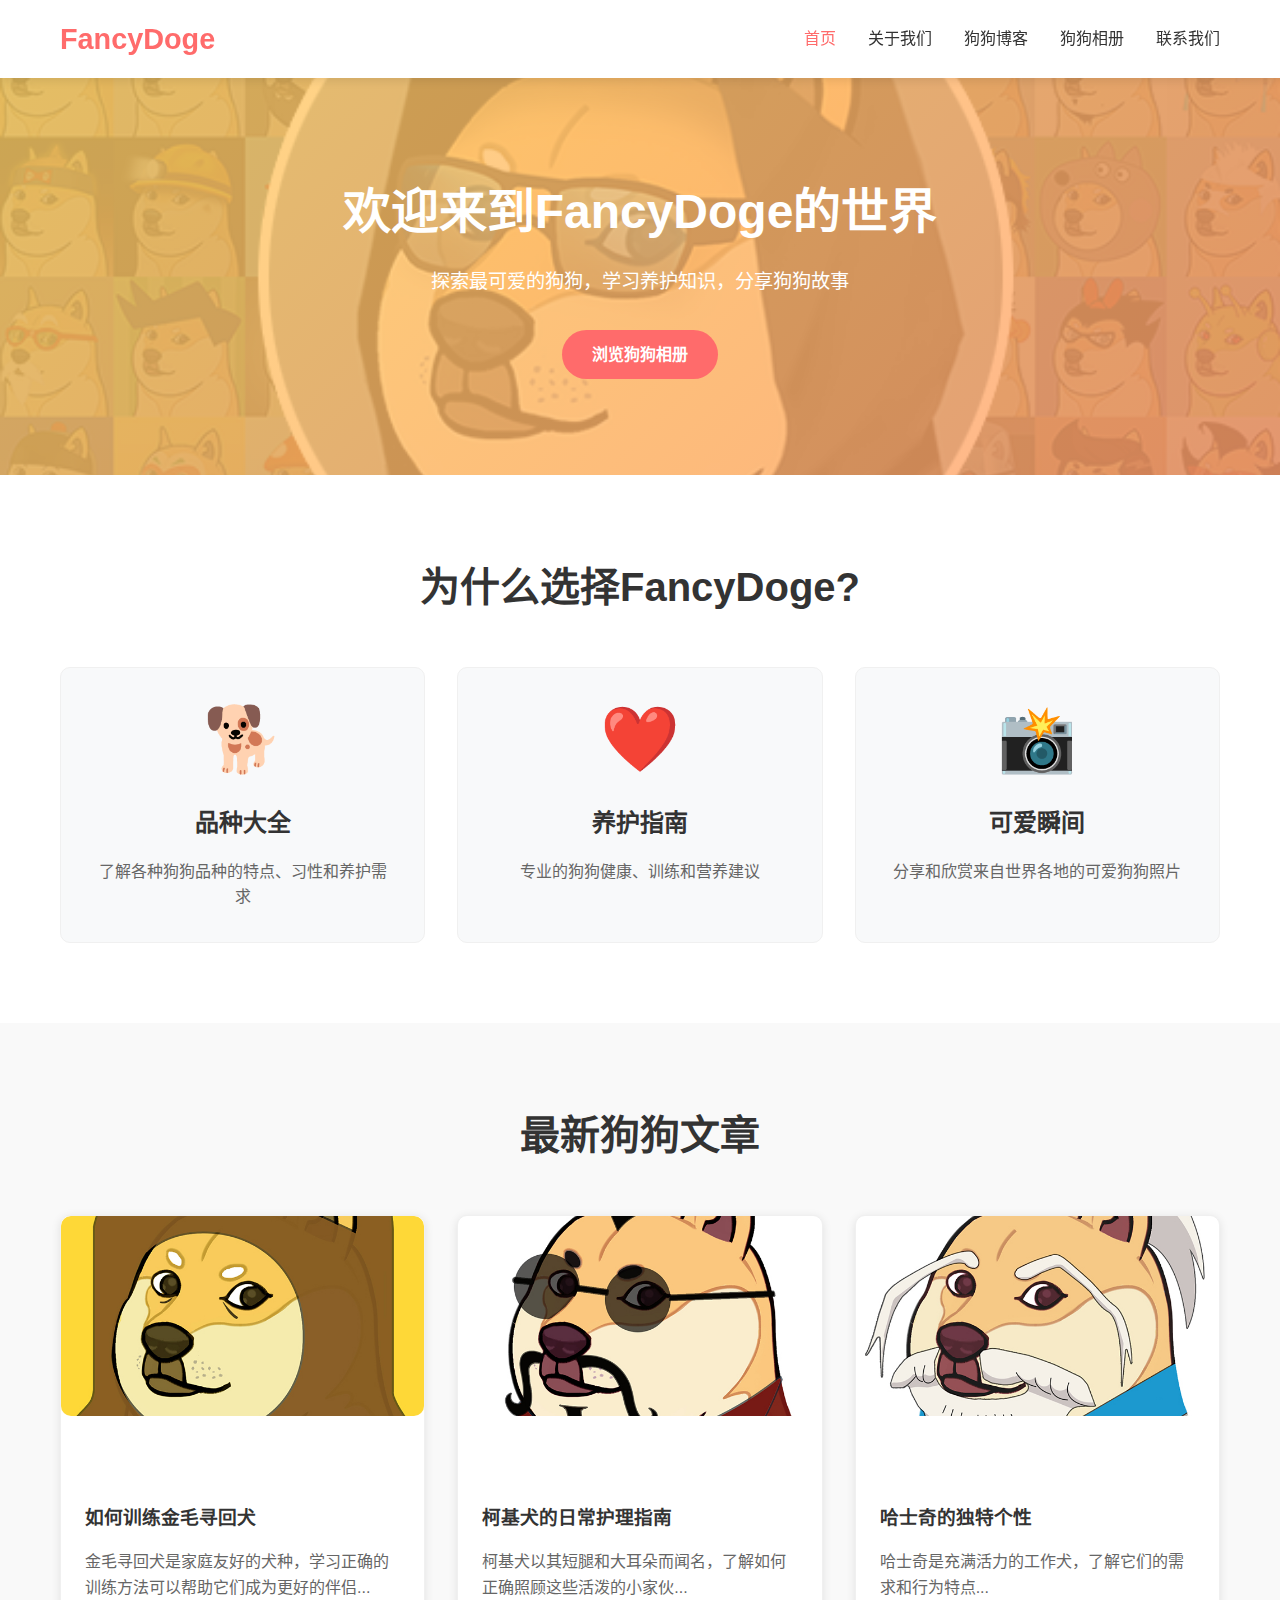
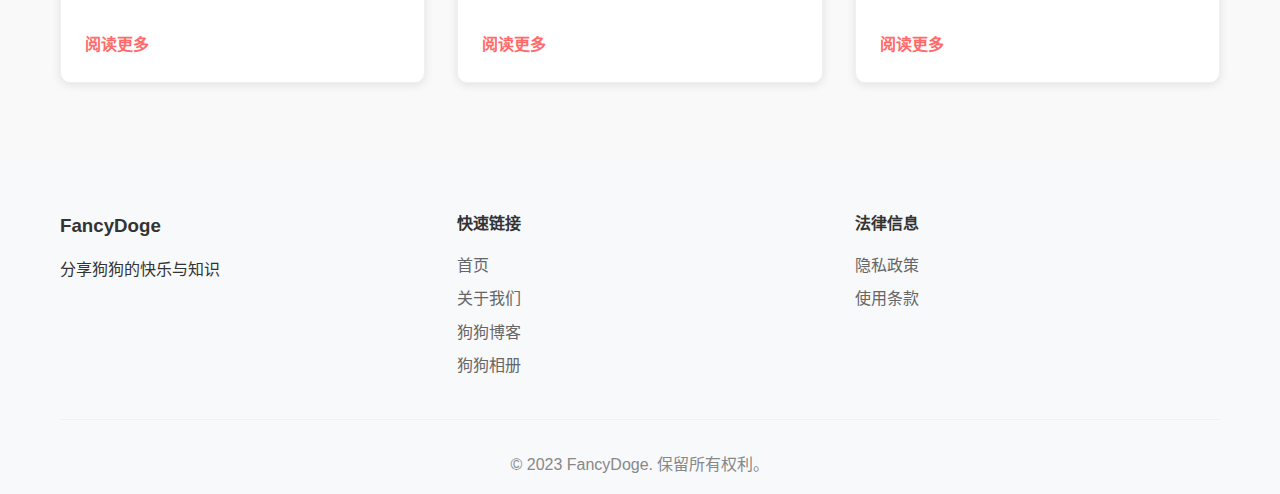
<file: index.html>
<!DOCTYPE html>
<html lang="zh-CN">
<head>
    <meta charset="UTF-8">
    <meta name="viewport" content="width=device-width, initial-scale=1.0">
    <title>FancyDoge - 可爱的狗狗世界</title>
    <meta name="description" content="FancyDoge是一个分享可爱狗狗图片、养护知识和有趣故事的网站">
    <link rel="stylesheet" href="css/style.css">
    <link rel="icon" href="images/favicon.ico" type="image/x-icon">
    <!-- Google AdSense 验证代码 (请替换为您的代码) -->
    <meta name="google-adsense-account" content="your-adsense-code-here">
</head>
<body>
    <!-- 导航栏 -->
    <nav class="navbar">
        <div class="nav-container">
            <div class="nav-logo">
                <a href="index.html">FancyDoge</a>
            </div>
            <div class="nav-menu">
                <a href="index.html" class="nav-link active">首页</a>
                <a href="about.html" class="nav-link">关于我们</a>
                <a href="blog.html" class="nav-link">狗狗博客</a>
                <a href="gallery.html" class="nav-link">狗狗相册</a>
                <a href="contact.html" class="nav-link">联系我们</a>
            </div>
            <div class="hamburger">
                <span></span>
                <span></span>
                <span></span>
            </div>
        </div>
    </nav>

    <!-- 英雄区域 -->
    <section class="hero">
        <div class="hero-content">
            <h1>欢迎来到FancyDoge的世界</h1>
            <p>探索最可爱的狗狗，学习养护知识，分享狗狗故事</p>
            <a href="gallery.html" class="cta-button">浏览狗狗相册</a>
        </div>
    </section>

    <!-- 特色内容 -->
    <section class="features">
        <div class="container">
            <h2>为什么选择FancyDoge?</h2>
            <div class="feature-grid">
                <div class="feature-card">
                    <div class="feature-icon">🐕</div>
                    <h3>品种大全</h3>
                    <p>了解各种狗狗品种的特点、习性和养护需求</p>
                </div>
                <div class="feature-card">
                    <div class="feature-icon">❤️</div>
                    <h3>养护指南</h3>
                    <p>专业的狗狗健康、训练和营养建议</p>
                </div>
                <div class="feature-card">
                    <div class="feature-icon">📸</div>
                    <h3>可爱瞬间</h3>
                    <p>分享和欣赏来自世界各地的可爱狗狗照片</p>
                </div>
            </div>
        </div>
    </section>

    <!-- 最新文章 -->
    <section class="latest-posts">
        <div class="container">
            <h2>最新狗狗文章</h2>
            <div class="posts-grid">
                <article class="post-card">
                    <div class="post-image">
                        <img src="images/doge-1.jpg" alt="金毛寻回犬">
                    </div>
                    <div class="post-content">
                        <h3>如何训练金毛寻回犬</h3>
                        <p>金毛寻回犬是家庭友好的犬种，学习正确的训练方法可以帮助它们成为更好的伴侣...</p>
                        <a href="blog.html#post1" class="read-more">阅读更多</a>
                    </div>
                </article>
                <article class="post-card">
                    <div class="post-image">
                        <img src="images/doge-2.jpg" alt="柯基犬">
                    </div>
                    <div class="post-content">
                        <h3>柯基犬的日常护理指南</h3>
                        <p>柯基犬以其短腿和大耳朵而闻名，了解如何正确照顾这些活泼的小家伙...</p>
                        <a href="blog.html#post2" class="read-more">阅读更多</a>
                    </div>
                </article>
                <article class="post-card">
                    <div class="post-image">
                        <img src="images/doge-3.jpg" alt="哈士奇">
                    </div>
                    <div class="post-content">
                        <h3>哈士奇的独特个性</h3>
                        <p>哈士奇是充满活力的工作犬，了解它们的需求和行为特点...</p>
                        <a href="blog.html#post3" class="read-more">阅读更多</a>
                    </div>
                </article>
            </div>
        </div>
    </section>

    <!-- 页脚 -->
    <footer class="footer">
        <div class="container">
            <div class="footer-content">
                <div class="footer-section">
                    <h3>FancyDoge</h3>
                    <p>分享狗狗的快乐与知识</p>
                </div>
                <div class="footer-section">
                    <h4>快速链接</h4>
                    <ul>
                        <li><a href="index.html">首页</a></li>
                        <li><a href="about.html">关于我们</a></li>
                        <li><a href="blog.html">狗狗博客</a></li>
                        <li><a href="gallery.html">狗狗相册</a></li>
                    </ul>
                </div>
                <div class="footer-section">
                    <h4>法律信息</h4>
                    <ul>
                        <li><a href="privacy.html">隐私政策</a></li>
                        <li><a href="#">使用条款</a></li>
                    </ul>
                </div>
            </div>
            <div class="footer-bottom">
                <p>&copy; 2023 FancyDoge. 保留所有权利。</p>
            </div>
        </div>
    </footer>

    <script src="js/script.js"></script>
</body>
</html>
</file>
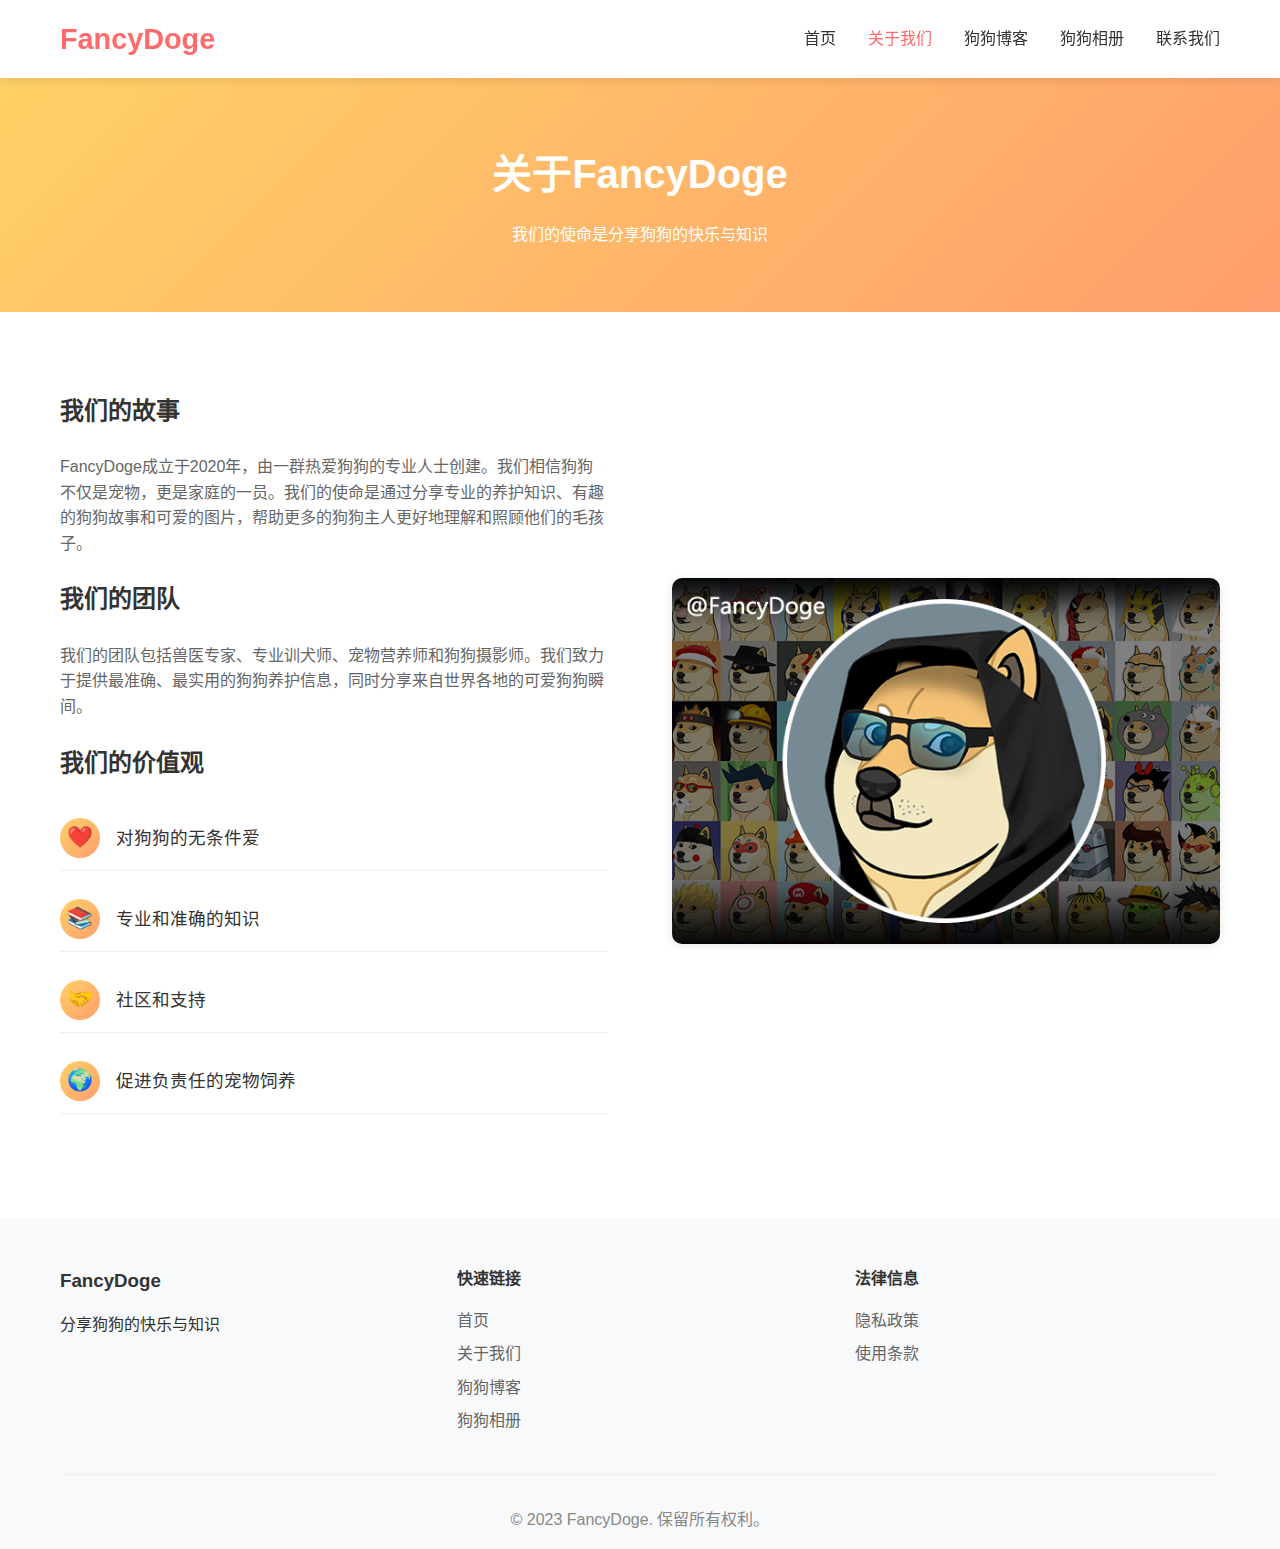
<file: about.html>
<!DOCTYPE html>
<html lang="zh-CN">
<head>
    <meta charset="UTF-8">
    <meta name="viewport" content="width=device-width, initial-scale=1.0">
    <title>关于我们 - FancyDoge</title>
    <meta name="description" content="了解FancyDoge团队的使命和我们对狗狗的热爱">
    <link rel="stylesheet" href="css/style.css">
    <link rel="icon" href="images/favicon.ico" type="image/x-icon">
    <!-- Google AdSense 验证代码 (请替换为您的代码) -->
    <meta name="google-adsense-account" content="your-adsense-code-here">
</head>
<body>
    <!-- 导航栏 -->
    <nav class="navbar">
        <div class="nav-container">
            <div class="nav-logo">
                <a href="index.html">FancyDoge</a>
            </div>
            <div class="nav-menu">
                <a href="index.html" class="nav-link">首页</a>
                <a href="about.html" class="nav-link active">关于我们</a>
                <a href="blog.html" class="nav-link">狗狗博客</a>
                <a href="gallery.html" class="nav-link">狗狗相册</a>
                <a href="contact.html" class="nav-link">联系我们</a>
            </div>
            <div class="hamburger">
                <span></span>
                <span></span>
                <span></span>
            </div>
        </div>
    </nav>

    <!-- 关于内容 -->
    <section class="page-header">
        <div class="container">
            <h1>关于FancyDoge</h1>
            <p>我们的使命是分享狗狗的快乐与知识</p>
        </div>
    </section>

    <section class="about-content">
        <div class="container">
            <div class="about-grid">
                <div class="about-text">
                    <h2>我们的故事</h2>
                    <p>FancyDoge成立于2020年，由一群热爱狗狗的专业人士创建。我们相信狗狗不仅是宠物，更是家庭的一员。我们的使命是通过分享专业的养护知识、有趣的狗狗故事和可爱的图片，帮助更多的狗狗主人更好地理解和照顾他们的毛孩子。</p>
                    
                    <h2>我们的团队</h2>
                    <p>我们的团队包括兽医专家、专业训犬师、宠物营养师和狗狗摄影师。我们致力于提供最准确、最实用的狗狗养护信息，同时分享来自世界各地的可爱狗狗瞬间。</p>
                    
                    <h2>我们的价值观</h2>
                    <ul class="values-list">
                        <li>
                            <span class="value-emoji">❤️</span>
                            <span>对狗狗的无条件爱</span>
                        </li>
                        <li>
                            <span class="value-emoji">📚</span>
                            <span>专业和准确的知识</span>
                        </li>
                        <li>
                            <span class="value-emoji">🤝</span>
                            <span>社区和支持</span>
                        </li>
                        <li>
                            <span class="value-emoji">🌍</span>
                            <span>促进负责任的宠物饲养</span>
                        </li>
                    </ul>
                </div>
                <div class="about-image">
                    <img src="images/doge-banner.jpg" alt="FancyDoge团队">
                </div>
            </div>
        </div>
    </section>

    <!-- 页脚 -->
    <footer class="footer">
        <div class="container">
            <div class="footer-content">
                <div class="footer-section">
                    <h3>FancyDoge</h3>
                    <p>分享狗狗的快乐与知识</p>
                </div>
                <div class="footer-section">
                    <h4>快速链接</h4>
                    <ul>
                        <li><a href="index.html">首页</a></li>
                        <li><a href="about.html">关于我们</a></li>
                        <li><a href="blog.html">狗狗博客</a></li>
                        <li><a href="gallery.html">狗狗相册</a></li>
                    </ul>
                </div>
                <div class="footer-section">
                    <h4>法律信息</h4>
                    <ul>
                        <li><a href="privacy.html">隐私政策</a></li>
                        <li><a href="#">使用条款</a></li>
                    </ul>
                </div>
            </div>
            <div class="footer-bottom">
                <p>&copy; 2023 FancyDoge. 保留所有权利。</p>
            </div>
        </div>
    </footer>

    <script src="js/script.js"></script>
</body>
</html>
</file>
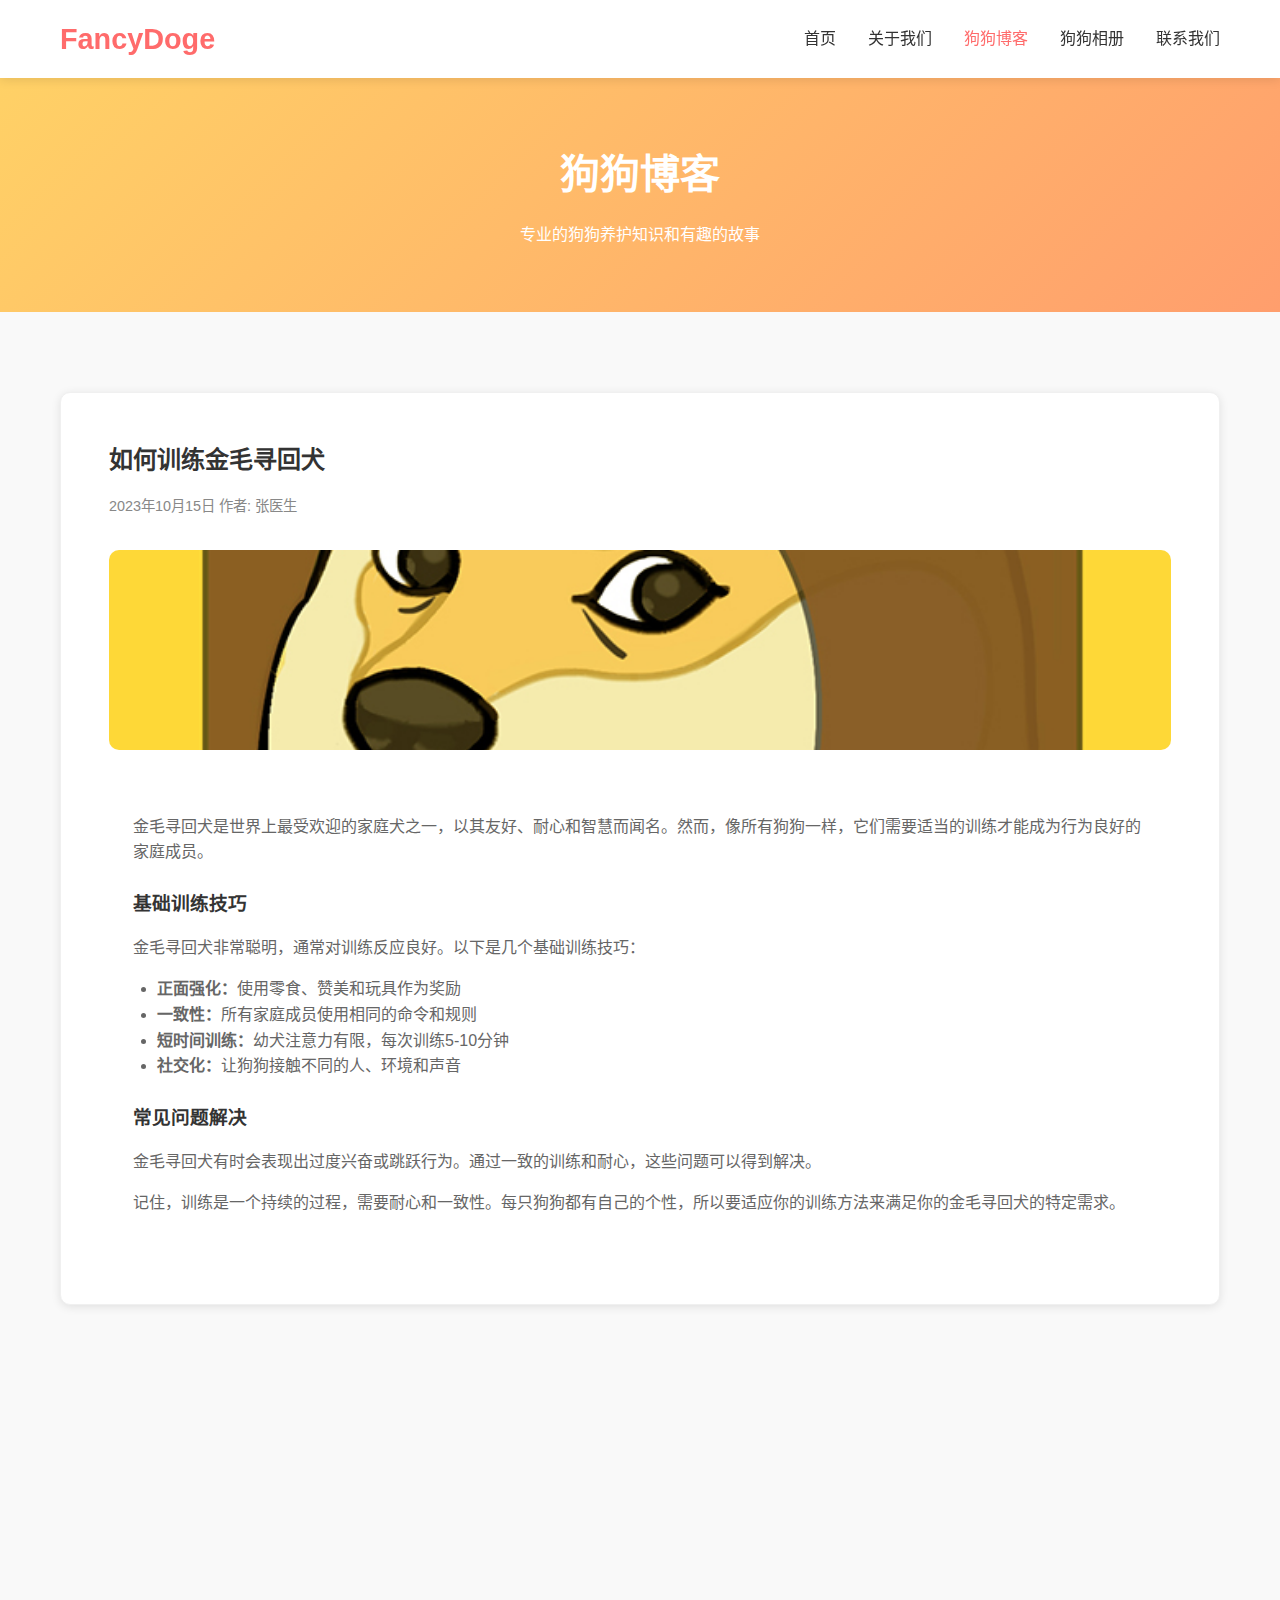
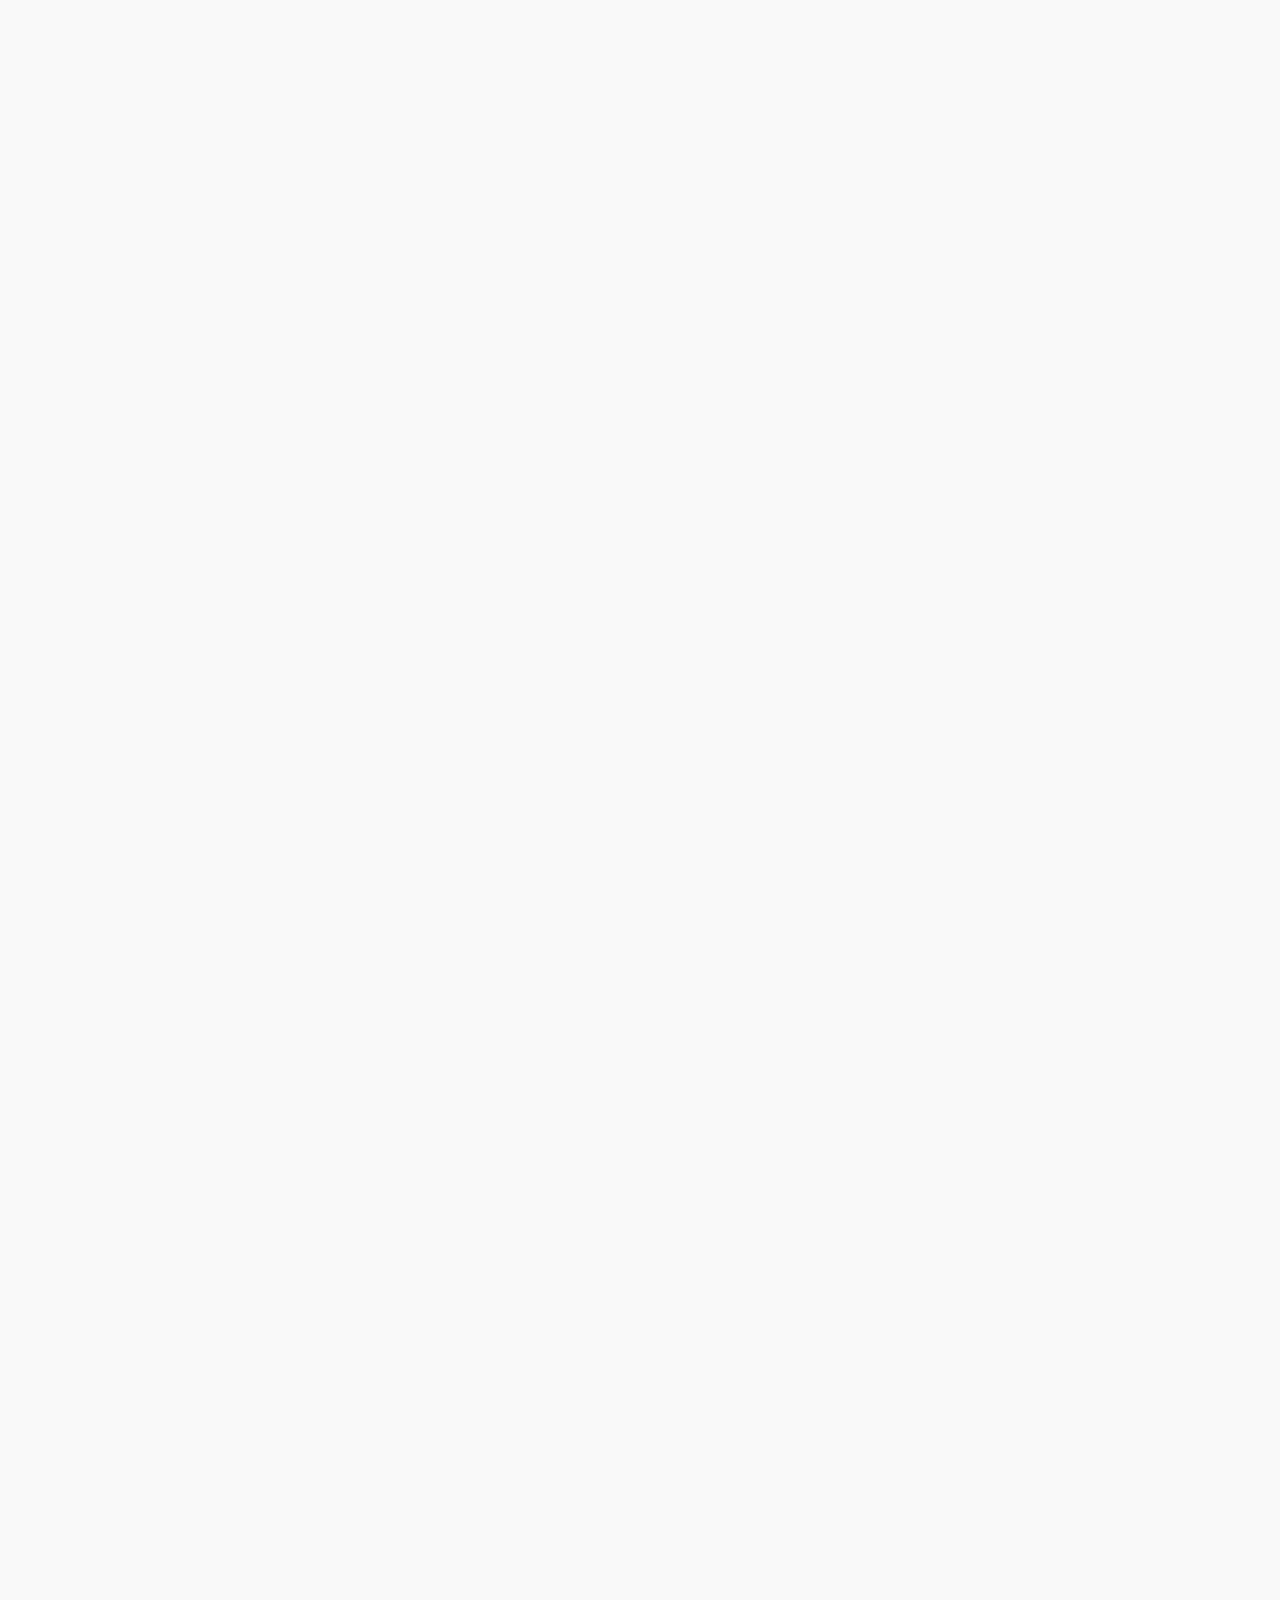
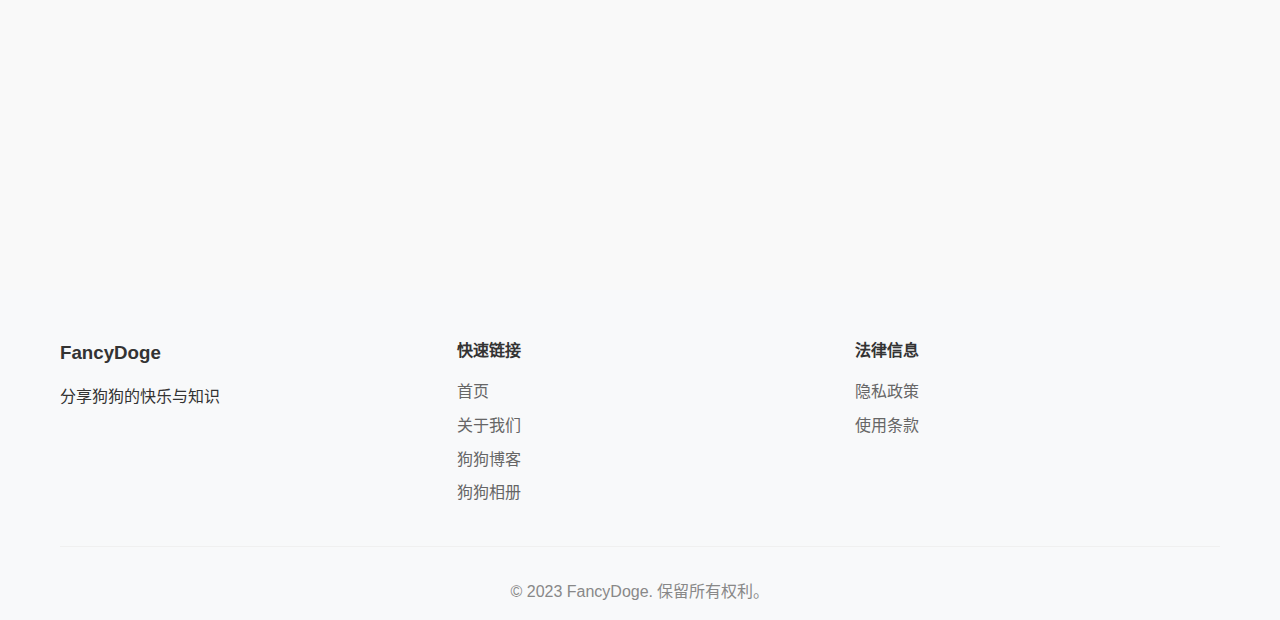
<file: blog.html>
<!DOCTYPE html>
<html lang="zh-CN">
<head>
    <meta charset="UTF-8">
    <meta name="viewport" content="width=device-width, initial-scale=1.0">
    <title>狗狗博客 - FancyDoge</title>
    <meta name="description" content="阅读关于狗狗养护、训练和健康的专业文章">
    <link rel="stylesheet" href="css/style.css">
    <link rel="icon" href="images/favicon.ico" type="image/x-icon">
    <!-- Google AdSense 验证代码 (请替换为您的代码) -->
    <meta name="google-adsense-account" content="your-adsense-code-here">
</head>
<body>
    <!-- 导航栏 -->
    <nav class="navbar">
        <div class="nav-container">
            <div class="nav-logo">
                <a href="index.html">FancyDoge</a>
            </div>
            <div class="nav-menu">
                <a href="index.html" class="nav-link">首页</a>
                <a href="about.html" class="nav-link">关于我们</a>
                <a href="blog.html" class="nav-link active">狗狗博客</a>
                <a href="gallery.html" class="nav-link">狗狗相册</a>
                <a href="contact.html" class="nav-link">联系我们</a>
            </div>
            <div class="hamburger">
                <span></span>
                <span></span>
                <span></span>
            </div>
        </div>
    </nav>

    <!-- 博客内容 -->
    <section class="page-header">
        <div class="container">
            <h1>狗狗博客</h1>
            <p>专业的狗狗养护知识和有趣的故事</p>
        </div>
    </section>

    <section class="blog-content">
        <div class="container">
            <div class="blog-posts">
                <article class="blog-post" id="post1">
                    <div class="post-header">
                        <h2>如何训练金毛寻回犬</h2>
                        <div class="post-meta">
                            <span class="post-date">2023年10月15日</span>
                            <span class="post-author">作者: 张医生</span>
                        </div>
                    </div>
                    <div class="post-image">
                        <img src="images/doge-1.jpg" alt="金毛寻回犬">
                    </div>
                    <div class="post-content">
                        <p>金毛寻回犬是世界上最受欢迎的家庭犬之一，以其友好、耐心和智慧而闻名。然而，像所有狗狗一样，它们需要适当的训练才能成为行为良好的家庭成员。</p>
                        
                        <h3>基础训练技巧</h3>
                        <p>金毛寻回犬非常聪明，通常对训练反应良好。以下是几个基础训练技巧：</p>
                        <ul>
                            <li><strong>正面强化：</strong>使用零食、赞美和玩具作为奖励</li>
                            <li><strong>一致性：</strong>所有家庭成员使用相同的命令和规则</li>
                            <li><strong>短时间训练：</strong>幼犬注意力有限，每次训练5-10分钟</li>
                            <li><strong>社交化：</strong>让狗狗接触不同的人、环境和声音</li>
                        </ul>
                        
                        <h3>常见问题解决</h3>
                        <p>金毛寻回犬有时会表现出过度兴奋或跳跃行为。通过一致的训练和耐心，这些问题可以得到解决。</p>
                        
                        <p>记住，训练是一个持续的过程，需要耐心和一致性。每只狗狗都有自己的个性，所以要适应你的训练方法来满足你的金毛寻回犬的特定需求。</p>
                    </div>
                </article>
                
                <article class="blog-post" id="post2">
                    <div class="post-header">
                        <h2>柯基犬的日常护理指南</h2>
                        <div class="post-meta">
                            <span class="post-date">2023年10月10日</span>
                            <span class="post-author">作者: 李美容师</span>
                        </div>
                    </div>
                    <div class="post-image">
                        <img src="images/doge-2.jpg" alt="柯基犬">
                    </div>
                    <div class="post-content">
                        <p>柯基犬以其短腿、大耳朵和活泼的个性而受到许多人的喜爱。这些精力充沛的小狗需要特定的护理来保持健康和快乐。</p>
                        
                        <h3>毛发护理</h3>
                        <p>柯基犬有双层毛发，需要定期梳理：</p>
                        <ul>
                            <li>每周至少梳理2-3次，防止毛发打结</li>
                            <li>在换毛季节（春季和秋季）增加梳理频率</li>
                            <li>使用适合双层毛发的梳子和刷子</li>
                        </ul>
                        
                        <h3>运动需求</h3>
                        <p>尽管柯基腿短，但它们精力充沛，需要日常运动：</p>
                        <ul>
                            <li>每天至少30分钟的散步或游戏时间</li>
                            <li>避免过度跳跃，以保护它们的背部</li>
                            <li>提供智力玩具，满足它们的精神需求</li>
                        </ul>
                        
                        <p>通过适当的护理和关注，你的柯基犬将成为一个快乐、健康的家庭成员。</p>
                    </div>
                </article>
                
                <article class="blog-post" id="post3">
                    <div class="post-header">
                        <h2>哈士奇的独特个性</h2>
                        <div class="post-meta">
                            <span class="post-date">2023年10月5日</span>
                            <span class="post-author">作者: 王训犬师</span>
                        </div>
                    </div>
                    <div class="post-image">
                        <img src="images/doge-3.jpg" alt="哈士奇">
                    </div>
                    <div class="post-content">
                        <p>哈士奇是一种美丽而独特的犬种，以其狼一样的外表和独立的个性而闻名。了解它们的特性对于建立牢固的人犬关系至关重要。</p>
                        
                        <h3>性格特点</h3>
                        <p>哈士奇有几个独特的性格特点：</p>
                        <ul>
                            <li><strong>独立：</strong>它们不像某些品种那样渴望取悦主人</li>
                            <li><strong>精力充沛：</strong>需要大量的运动和刺激</li>
                            <li><strong>社交：</strong>通常对其他狗和人友好</li>
                            <li><strong>发声：</strong>以"说话"和嚎叫而非吠叫闻名</li>
                        </ul>
                        
                        <h3>训练挑战</h3>
                        <p>哈士奇的独立性可能使训练具有挑战性：</p>
                        <ul>
                            <li>使用高价值的奖励来激励它们</li>
                            <li>保持训练课程有趣和多样化</li>
                            <li>要有耐心，不要期望即时服从</li>
                            <li>提供充足的运动，减少破坏性行为</li>
                        </ul>
                        
                        <p>虽然哈士奇可能不适合初次养狗的人，但对于理解它们需求的主人来说，它们是非常忠诚和有趣的伴侣。</p>
                    </div>
                </article>
            </div>
        </div>
    </section>

    <!-- 页脚 -->
    <footer class="footer">
        <div class="container">
            <div class="footer-content">
                <div class="footer-section">
                    <h3>FancyDoge</h3>
                    <p>分享狗狗的快乐与知识</p>
                </div>
                <div class="footer-section">
                    <h4>快速链接</h4>
                    <ul>
                        <li><a href="index.html">首页</a></li>
                        <li><a href="about.html">关于我们</a></li>
                        <li><a href="blog.html">狗狗博客</a></li>
                        <li><a href="gallery.html">狗狗相册</a></li>
                    </ul>
                </div>
                <div class="footer-section">
                    <h4>法律信息</h4>
                    <ul>
                        <li><a href="privacy.html">隐私政策</a></li>
                        <li><a href="#">使用条款</a></li>
                    </ul>
                </div>
            </div>
            <div class="footer-bottom">
                <p>&copy; 2023 FancyDoge. 保留所有权利。</p>
            </div>
        </div>
    </footer>

    <script src="js/script.js"></script>
</body>
</html>
</file>
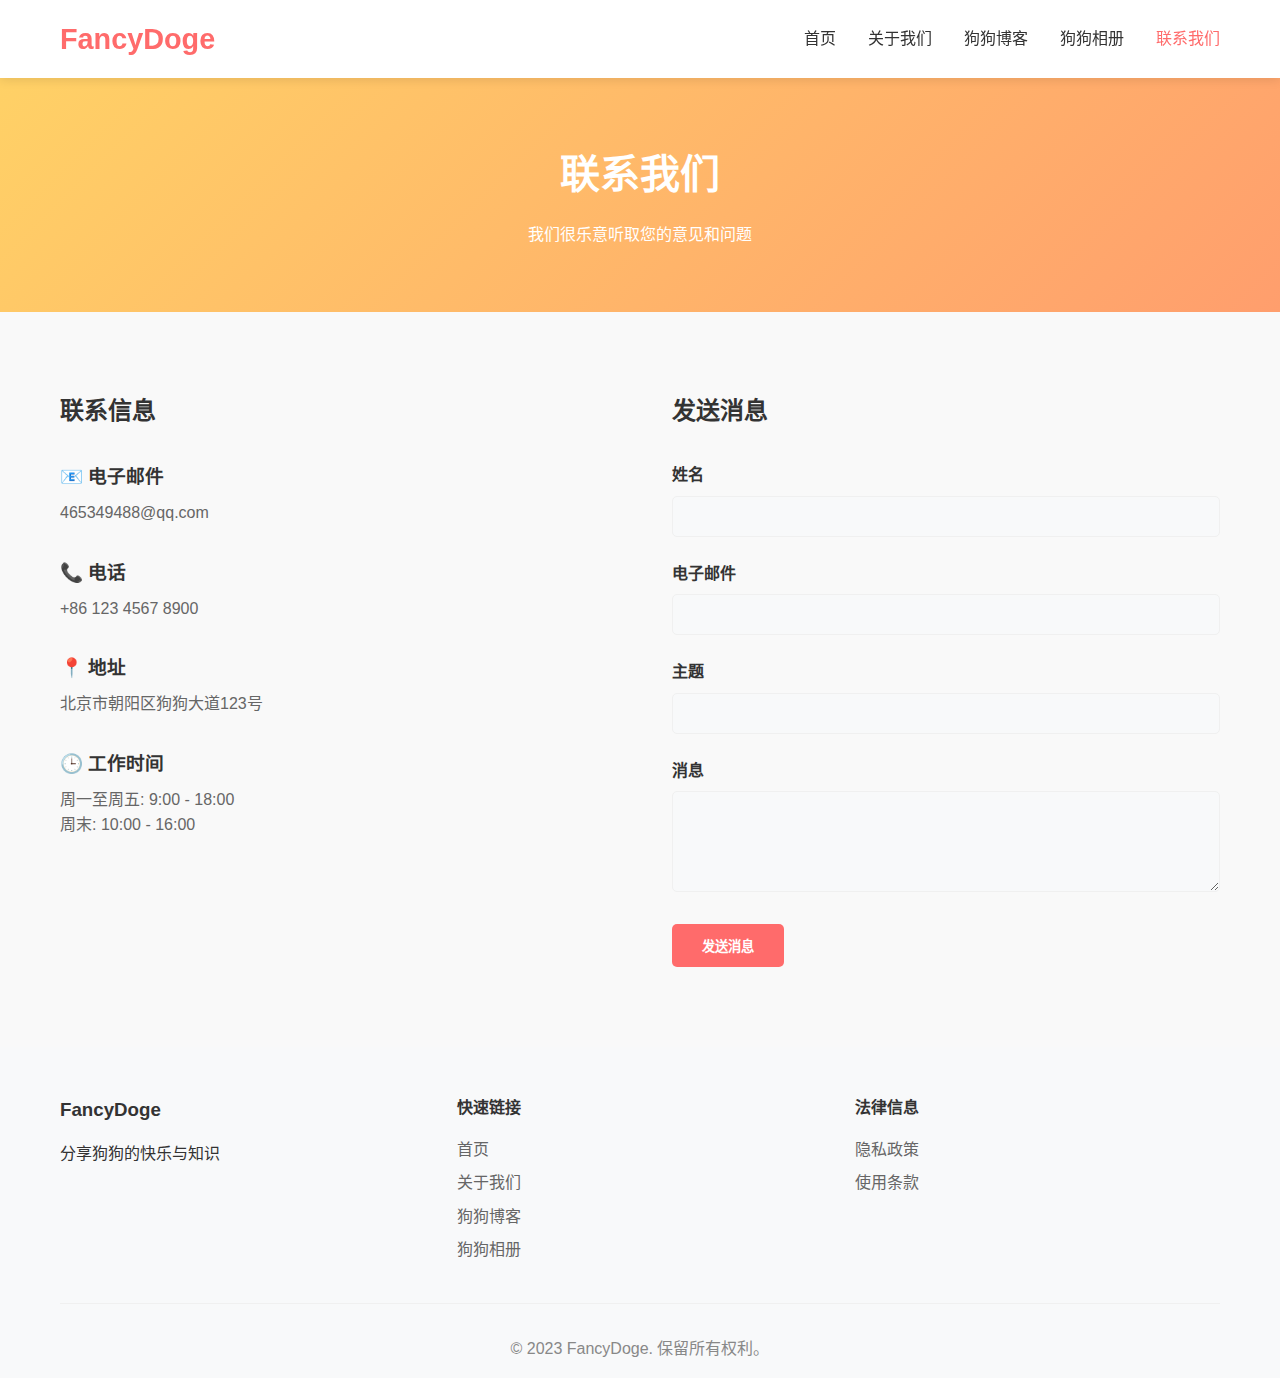
<file: contact.html>
<!DOCTYPE html>
<html lang="zh-CN">
<head>
    <meta charset="UTF-8">
    <meta name="viewport" content="width=device-width, initial-scale=1.0">
    <title>联系我们 - FancyDoge</title>
    <meta name="description" content="联系FancyDoge团队，分享您的狗狗故事或提出问题">
    <link rel="stylesheet" href="css/style.css">
    <link rel="icon" href="images/favicon.ico" type="image/x-icon">
    <!-- Google AdSense 验证代码 (请替换为您的代码) -->
    <meta name="google-adsense-account" content="your-adsense-code-here">
</head>
<body>
    <!-- 导航栏 -->
    <nav class="navbar">
        <div class="nav-container">
            <div class="nav-logo">
                <a href="index.html">FancyDoge</a>
            </div>
            <div class="nav-menu">
                <a href="index.html" class="nav-link">首页</a>
                <a href="about.html" class="nav-link">关于我们</a>
                <a href="blog.html" class="nav-link">狗狗博客</a>
                <a href="gallery.html" class="nav-link">狗狗相册</a>
                <a href="contact.html" class="nav-link active">联系我们</a>
            </div>
            <div class="hamburger">
                <span></span>
                <span></span>
                <span></span>
            </div>
        </div>
    </nav>

    <!-- 联系内容 -->
    <section class="page-header">
        <div class="container">
            <h1>联系我们</h1>
            <p>我们很乐意听取您的意见和问题</p>
        </div>
    </section>

    <section class="contact-content">
        <div class="container">
            <div class="contact-grid">
                <div class="contact-info">
                    <h2>联系信息</h2>
                    <div class="contact-item">
                        <h3>📧 电子邮件</h3>
                        <p>465349488@qq.com</p>
                    </div>
                    <div class="contact-item">
                        <h3>📞 电话</h3>
                        <p>+86 123 4567 8900</p>
                    </div>
                    <div class="contact-item">
                        <h3>📍 地址</h3>
                        <p>北京市朝阳区狗狗大道123号</p>
                    </div>
                    <div class="contact-item">
                        <h3>🕒 工作时间</h3>
                        <p>周一至周五: 9:00 - 18:00</p>
                        <p>周末: 10:00 - 16:00</p>
                    </div>
                </div>
                <div class="contact-form">
                    <h2>发送消息</h2>
                    <form id="contactForm">
                        <div class="form-group">
                            <label for="name">姓名</label>
                            <input type="text" id="name" name="name" required>
                        </div>
                        <div class="form-group">
                            <label for="email">电子邮件</label>
                            <input type="email" id="email" name="email" required>
                        </div>
                        <div class="form-group">
                            <label for="subject">主题</label>
                            <input type="text" id="subject" name="subject" required>
                        </div>
                        <div class="form-group">
                            <label for="message">消息</label>
                            <textarea id="message" name="message" rows="5" required></textarea>
                        </div>
                        <button type="submit" class="submit-btn">发送消息</button>
                    </form>
                </div>
            </div>
        </div>
    </section>

    <!-- 页脚 -->
    <footer class="footer">
        <div class="container">
            <div class="footer-content">
                <div class="footer-section">
                    <h3>FancyDoge</h3>
                    <p>分享狗狗的快乐与知识</p>
                </div>
                <div class="footer-section">
                    <h4>快速链接</h4>
                    <ul>
                        <li><a href="index.html">首页</a></li>
                        <li><a href="about.html">关于我们</a></li>
                        <li><a href="blog.html">狗狗博客</a></li>
                        <li><a href="gallery.html">狗狗相册</a></li>
                    </ul>
                </div>
                <div class="footer-section">
                    <h4>法律信息</h4>
                    <ul>
                        <li><a href="privacy.html">隐私政策</a></li>
                        <li><a href="#">使用条款</a></li>
                    </ul>
                </div>
            </div>
            <div class="footer-bottom">
                <p>&copy; 2023 FancyDoge. 保留所有权利。</p>
            </div>
        </div>
    </footer>

    <script src="js/script.js"></script>
</body>
</html>
</file>
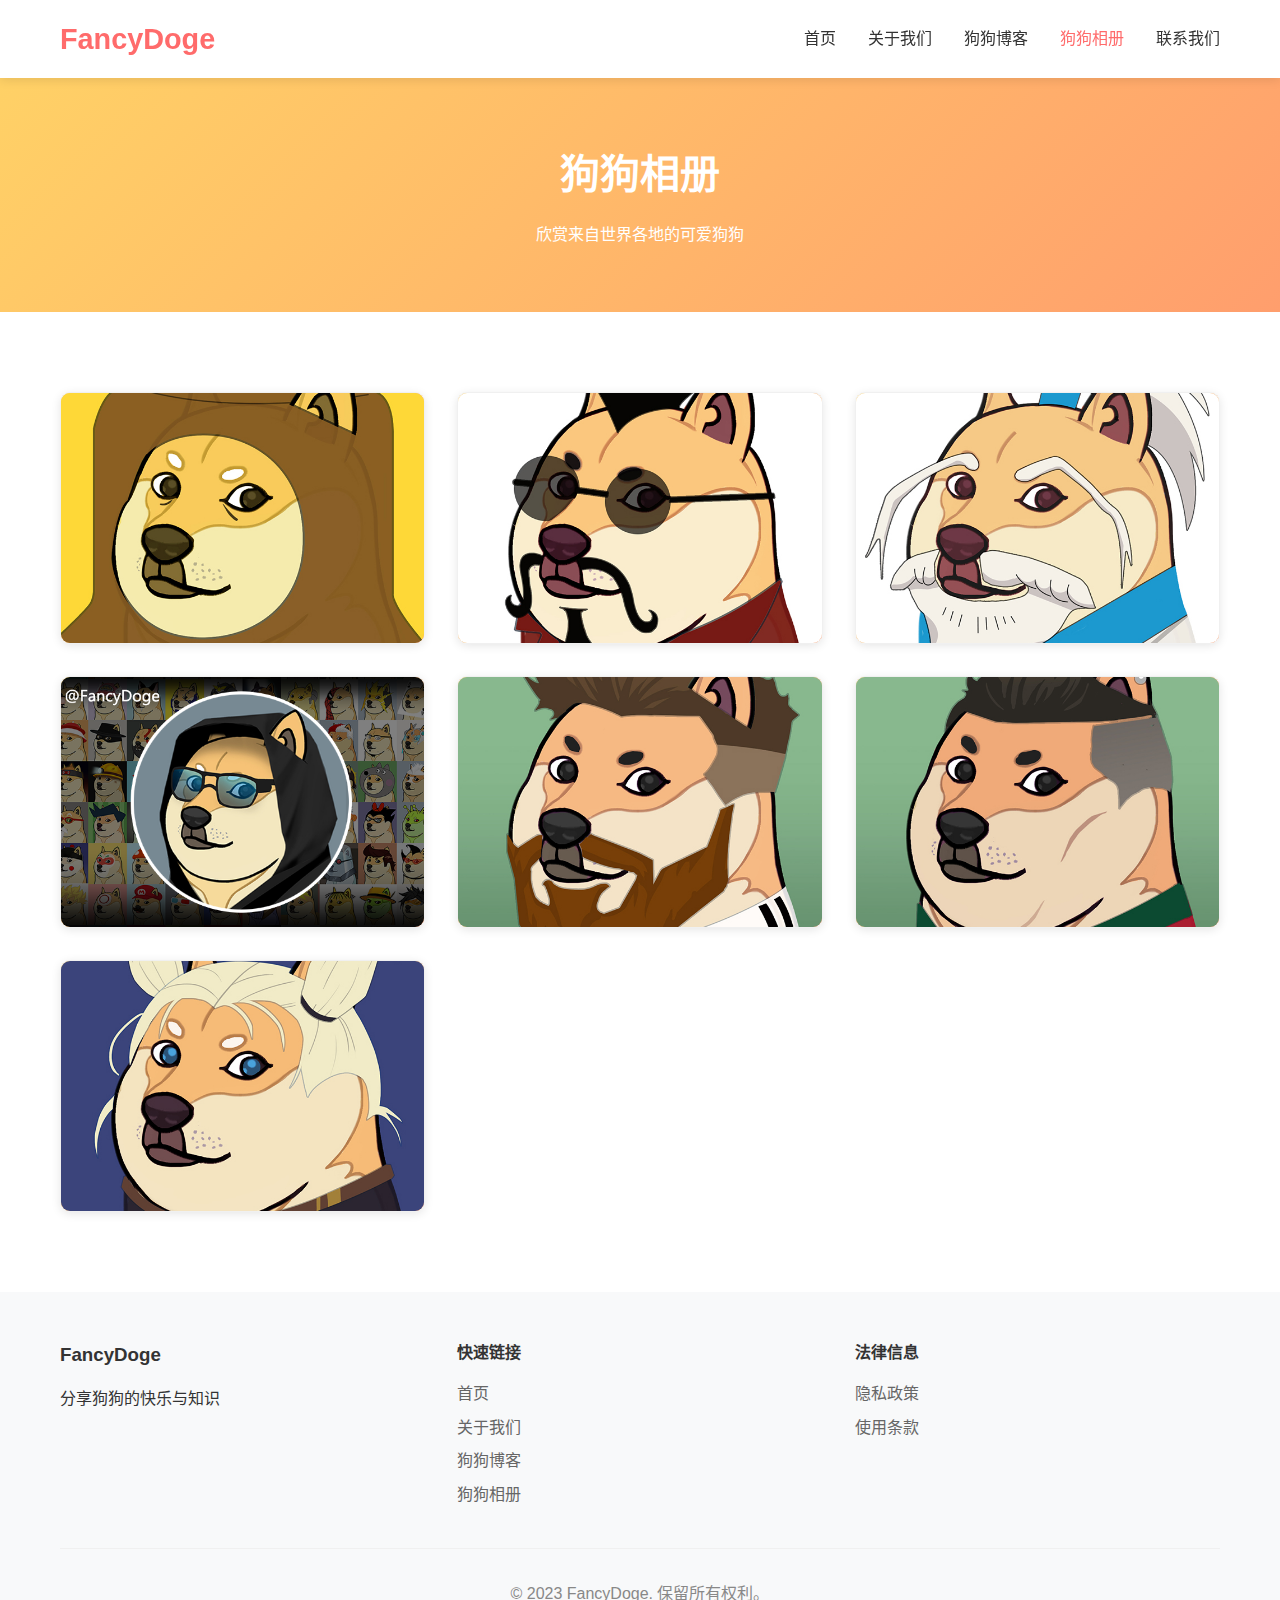
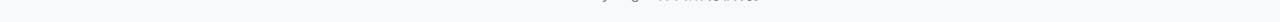
<file: gallery.html>
<!DOCTYPE html>
<html lang="zh-CN">
<head>
    <meta charset="UTF-8">
    <meta name="viewport" content="width=device-width, initial-scale=1.0">
    <title>狗狗相册 - FancyDoge</title>
    <meta name="description" content="浏览来自世界各地的可爱狗狗照片">
    <link rel="stylesheet" href="css/style.css">
    <link rel="icon" href="images/favicon.ico" type="image/x-icon">
    <!-- Google AdSense 验证代码 (请替换为您的代码) -->
    <meta name="google-adsense-account" content="your-adsense-code-here">
</head>
<body>
    <!-- 导航栏 -->
    <nav class="navbar">
        <div class="nav-container">
            <div class="nav-logo">
                <a href="index.html">FancyDoge</a>
            </div>
            <div class="nav-menu">
                <a href="index.html" class="nav-link">首页</a>
                <a href="about.html" class="nav-link">关于我们</a>
                <a href="blog.html" class="nav-link">狗狗博客</a>
                <a href="gallery.html" class="nav-link active">狗狗相册</a>
                <a href="contact.html" class="nav-link">联系我们</a>
            </div>
            <div class="hamburger">
                <span></span>
                <span></span>
                <span></span>
            </div>
        </div>
    </nav>

    <!-- 相册内容 -->
    <section class="page-header">
        <div class="container">
            <h1>狗狗相册</h1>
            <p>欣赏来自世界各地的可爱狗狗</p>
        </div>
    </section>

    <section class="gallery-content">
        <div class="container">
            <div class="gallery-grid">
                <div class="gallery-item">
                    <img src="images/doge-1.jpg" alt="金毛寻回犬">
                    <div class="gallery-caption">
                        <h3>金毛寻回犬</h3>
                        <p>友好的家庭伴侣</p>
                    </div>
                </div>
                <div class="gallery-item">
                    <img src="images/doge-2.jpg" alt="柯基犬">
                    <div class="gallery-caption">
                        <h3>柯基犬</h3>
                        <p>活泼的小短腿</p>
                    </div>
                </div>
                <div class="gallery-item">
                    <img src="images/doge-3.jpg" alt="哈士奇">
                    <div class="gallery-caption">
                        <h3>哈士奇</h3>
                        <p>美丽的极地犬</p>
                    </div>
                </div>
                <div class="gallery-item">
                    <img src="images/doge-banner.jpg" alt="狗狗聚会">
                    <div class="gallery-caption">
                        <h3>狗狗聚会</h3>
                        <p>快乐的社交时光</p>
                    </div>
                </div>
                <div class="gallery-item">
                    <img src="images/gallery-1.jpg" alt="边境牧羊犬">
                    <div class="gallery-caption">
                        <h3>边境牧羊犬</h3>
                        <p>聪明的工作犬</p>
                    </div>
                </div>
                <div class="gallery-item">
                    <img src="images/gallery-2.jpg" alt="法国斗牛犬">
                    <div class="gallery-caption">
                        <h3>法国斗牛犬</h3>
                        <p>可爱的城市伴侣</p>
                    </div>
                </div>
                <div class="gallery-item">
                    <img src="images/gallery-3.jpg" alt="拉布拉多">
                    <div class="gallery-caption">
                        <h3>拉布拉多</h3>
                        <p>忠诚的家庭成员</p>
                    </div>
                </div>
                <div class="gallery-item">
                    <img src="images/gallery-4.jpg" alt="柴犬">
                    <div class="gallery-caption">
                        <h3>柴犬</h3>
                        <p>日本的骄傲</p>
                    </div>
                </div>
                <div class="gallery-item">
                    <img src="images/gallery-5.jpg" alt="比格犬">
                    <div class="gallery-caption">
                        <h3>比格犬</h3>
                        <p>好奇的探险家</p>
                    </div>
                </div>
            </div>
            
        
        </div>
    </section>

    <!-- 页脚 -->
    <footer class="footer">
        <div class="container">
            <div class="footer-content">
                <div class="footer-section">
                    <h3>FancyDoge</h3>
                    <p>分享狗狗的快乐与知识</p>
                </div>
                <div class="footer-section">
                    <h4>快速链接</h4>
                    <ul>
                        <li><a href="index.html">首页</a></li>
                        <li><a href="about.html">关于我们</a></li>
                        <li><a href="blog.html">狗狗博客</a></li>
                        <li><a href="gallery.html">狗狗相册</a></li>
                    </ul>
                </div>
                <div class="footer-section">
                    <h4>法律信息</h4>
                    <ul>
                        <li><a href="privacy.html">隐私政策</a></li>
                        <li><a href="#">使用条款</a></li>
                    </ul>
                </div>
            </div>
            <div class="footer-bottom">
                <p>&copy; 2023 FancyDoge. 保留所有权利。</p>
            </div>
        </div>
    </footer>

    <script src="js/script.js"></script>
</body>
</html>
</file>
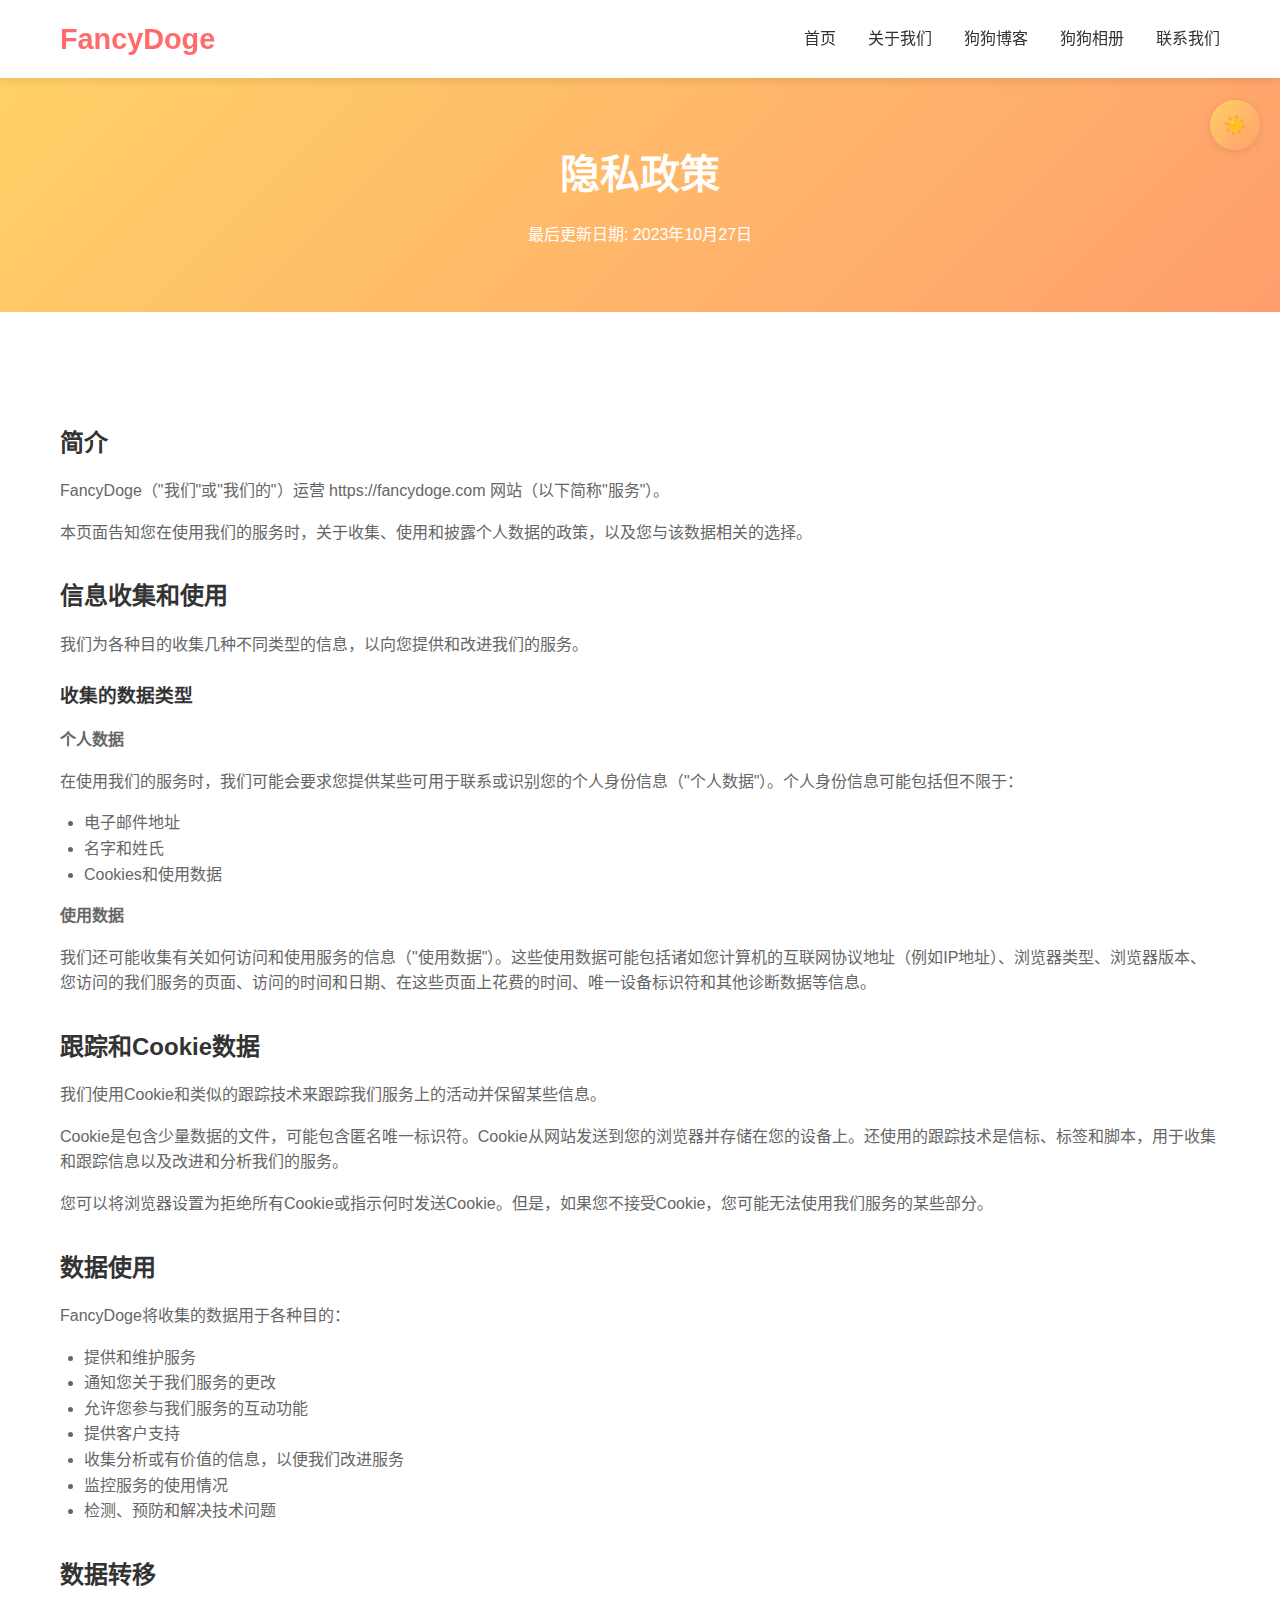
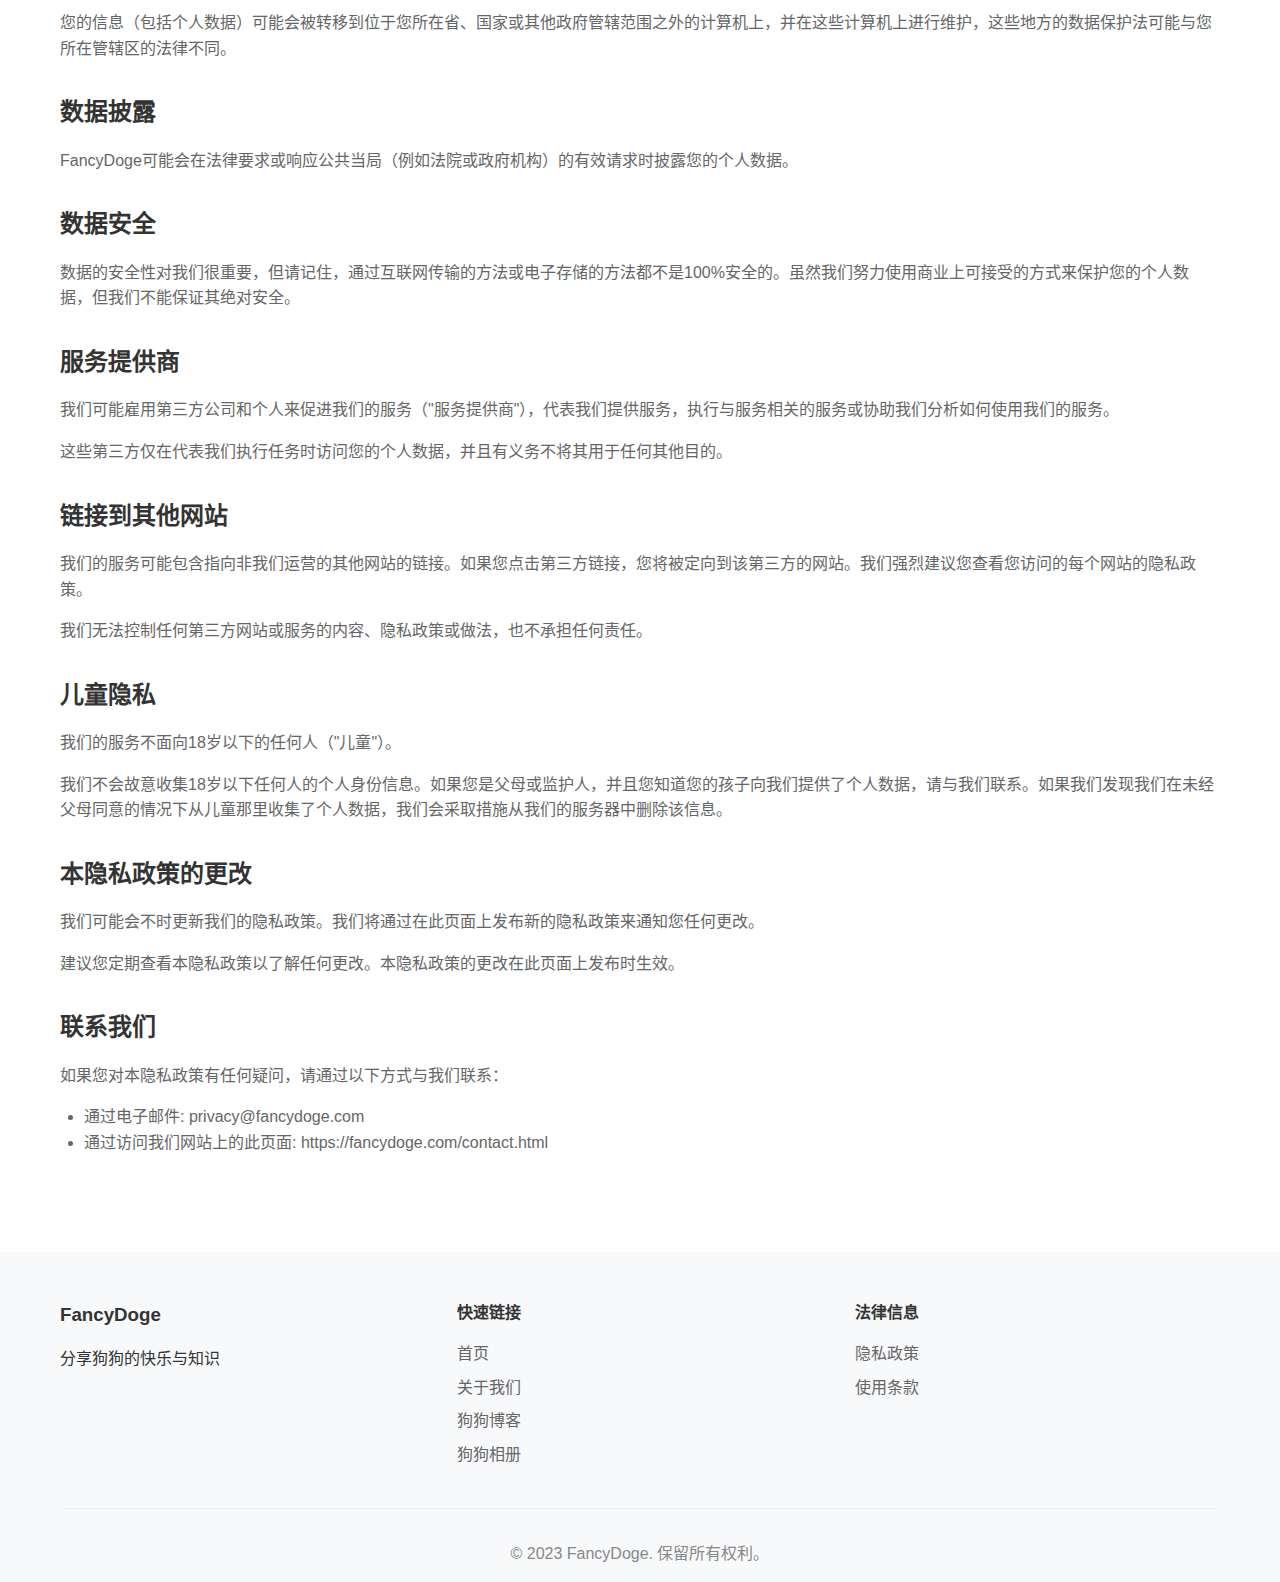
<file: privacy.html>
<!DOCTYPE html>
<html lang="zh-CN">
<head>
    <meta charset="UTF-8">
    <meta name="viewport" content="width=device-width, initial-scale=1.0">
    <title>隐私政策 - FancyDoge</title>
    <meta name="description" content="FancyDoge的隐私政策，说明我们如何收集、使用和保护您的信息">
    <link rel="stylesheet" href="css/style.css">
    <link rel="icon" href="images/favicon.ico" type="image/x-icon">
    <!-- Google AdSense 验证代码 (请替换为您的代码) -->
    <meta name="google-adsense-account" content="your-adsense-code-here">
</head>
<body><!-- 主题切换按钮 - 在所有页面都添加 -->
    <div class="theme-switcher">
        <button id="themeToggle" class="theme-toggle" aria-label="切换主题">
            <span class="sun">☀️</span>
            <span class="moon">🌙</span>
        </button>
    </div>
    <!-- 导航栏 -->
    <nav class="navbar">
        <div class="nav-container">
            <div class="nav-logo">
                <a href="index.html">FancyDoge</a>
            </div>
            <div class="nav-menu">
                <a href="index.html" class="nav-link">首页</a>
                <a href="about.html" class="nav-link">关于我们</a>
                <a href="blog.html" class="nav-link">狗狗博客</a>
                <a href="gallery.html" class="nav-link">狗狗相册</a>
                <a href="contact.html" class="nav-link">联系我们</a>
            </div>
            <div class="hamburger">
                <span></span>
                <span></span>
                <span></span>
            </div>
        </div>
    </nav>

    <!-- 隐私政策内容 -->
    <section class="page-header">
        <div class="container">
            <h1>隐私政策</h1>
            <p>最后更新日期: 2023年10月27日</p>
        </div>
    </section>

    <section class="privacy-content">
        <div class="container">
            <div class="privacy-text">
                <h2>简介</h2>
                <p>FancyDoge（"我们"或"我们的"）运营 https://fancydoge.com 网站（以下简称"服务"）。</p>
                <p>本页面告知您在使用我们的服务时，关于收集、使用和披露个人数据的政策，以及您与该数据相关的选择。</p>
                
                <h2>信息收集和使用</h2>
                <p>我们为各种目的收集几种不同类型的信息，以向您提供和改进我们的服务。</p>
                
                <h3>收集的数据类型</h3>
                <p><strong>个人数据</strong></p>
                <p>在使用我们的服务时，我们可能会要求您提供某些可用于联系或识别您的个人身份信息（"个人数据"）。个人身份信息可能包括但不限于：</p>
                <ul>
                    <li>电子邮件地址</li>
                    <li>名字和姓氏</li>
                    <li>Cookies和使用数据</li>
                </ul>
                
                <p><strong>使用数据</strong></p>
                <p>我们还可能收集有关如何访问和使用服务的信息（"使用数据"）。这些使用数据可能包括诸如您计算机的互联网协议地址（例如IP地址）、浏览器类型、浏览器版本、您访问的我们服务的页面、访问的时间和日期、在这些页面上花费的时间、唯一设备标识符和其他诊断数据等信息。</p>
                
                <h2>跟踪和Cookie数据</h2>
                <p>我们使用Cookie和类似的跟踪技术来跟踪我们服务上的活动并保留某些信息。</p>
                <p>Cookie是包含少量数据的文件，可能包含匿名唯一标识符。Cookie从网站发送到您的浏览器并存储在您的设备上。还使用的跟踪技术是信标、标签和脚本，用于收集和跟踪信息以及改进和分析我们的服务。</p>
                <p>您可以将浏览器设置为拒绝所有Cookie或指示何时发送Cookie。但是，如果您不接受Cookie，您可能无法使用我们服务的某些部分。</p>
                
                <h2>数据使用</h2>
                <p>FancyDoge将收集的数据用于各种目的：</p>
                <ul>
                    <li>提供和维护服务</li>
                    <li>通知您关于我们服务的更改</li>
                    <li>允许您参与我们服务的互动功能</li>
                    <li>提供客户支持</li>
                    <li>收集分析或有价值的信息，以便我们改进服务</li>
                    <li>监控服务的使用情况</li>
                    <li>检测、预防和解决技术问题</li>
                </ul>
                
                <h2>数据转移</h2>
                <p>您的信息（包括个人数据）可能会被转移到位于您所在省、国家或其他政府管辖范围之外的计算机上，并在这些计算机上进行维护，这些地方的数据保护法可能与您所在管辖区的法律不同。</p>
                
                <h2>数据披露</h2>
                <p>FancyDoge可能会在法律要求或响应公共当局（例如法院或政府机构）的有效请求时披露您的个人数据。</p>
                
                <h2>数据安全</h2>
                <p>数据的安全性对我们很重要，但请记住，通过互联网传输的方法或电子存储的方法都不是100%安全的。虽然我们努力使用商业上可接受的方式来保护您的个人数据，但我们不能保证其绝对安全。</p>
                
                <h2>服务提供商</h2>
                <p>我们可能雇用第三方公司和个人来促进我们的服务（"服务提供商"），代表我们提供服务，执行与服务相关的服务或协助我们分析如何使用我们的服务。</p>
                <p>这些第三方仅在代表我们执行任务时访问您的个人数据，并且有义务不将其用于任何其他目的。</p>
                
                <h2>链接到其他网站</h2>
                <p>我们的服务可能包含指向非我们运营的其他网站的链接。如果您点击第三方链接，您将被定向到该第三方的网站。我们强烈建议您查看您访问的每个网站的隐私政策。</p>
                <p>我们无法控制任何第三方网站或服务的内容、隐私政策或做法，也不承担任何责任。</p>
                
                <h2>儿童隐私</h2>
                <p>我们的服务不面向18岁以下的任何人（"儿童"）。</p>
                <p>我们不会故意收集18岁以下任何人的个人身份信息。如果您是父母或监护人，并且您知道您的孩子向我们提供了个人数据，请与我们联系。如果我们发现我们在未经父母同意的情况下从儿童那里收集了个人数据，我们会采取措施从我们的服务器中删除该信息。</p>
                
                <h2>本隐私政策的更改</h2>
                <p>我们可能会不时更新我们的隐私政策。我们将通过在此页面上发布新的隐私政策来通知您任何更改。</p>
                <p>建议您定期查看本隐私政策以了解任何更改。本隐私政策的更改在此页面上发布时生效。</p>
                
                <h2>联系我们</h2>
                <p>如果您对本隐私政策有任何疑问，请通过以下方式与我们联系：</p>
                <ul>
                    <li>通过电子邮件: privacy@fancydoge.com</li>
                    <li>通过访问我们网站上的此页面: https://fancydoge.com/contact.html</li>
                </ul>
            </div>
        </div>
    </section>

    <!-- 页脚 -->
    <footer class="footer">
        <div class="container">
            <div class="footer-content">
                <div class="footer-section">
                    <h3>FancyDoge</h3>
                    <p>分享狗狗的快乐与知识</p>
                </div>
                <div class="footer-section">
                    <h4>快速链接</h4>
                    <ul>
                        <li><a href="index.html">首页</a></li>
                        <li><a href="about.html">关于我们</a></li>
                        <li><a href="blog.html">狗狗博客</a></li>
                        <li><a href="gallery.html">狗狗相册</a></li>
                    </ul>
                </div>
                <div class="footer-section">
                    <h4>法律信息</h4>
                    <ul>
                        <li><a href="privacy.html">隐私政策</a></li>
                        <li><a href="#">使用条款</a></li>
                    </ul>
                </div>
            </div>
            <div class="footer-bottom">
                <p>&copy; 2023 FancyDoge. 保留所有权利。</p>
            </div>
        </div>
    </footer>

    <script src="js/script.js"></script>
</body>
</html>
</file>
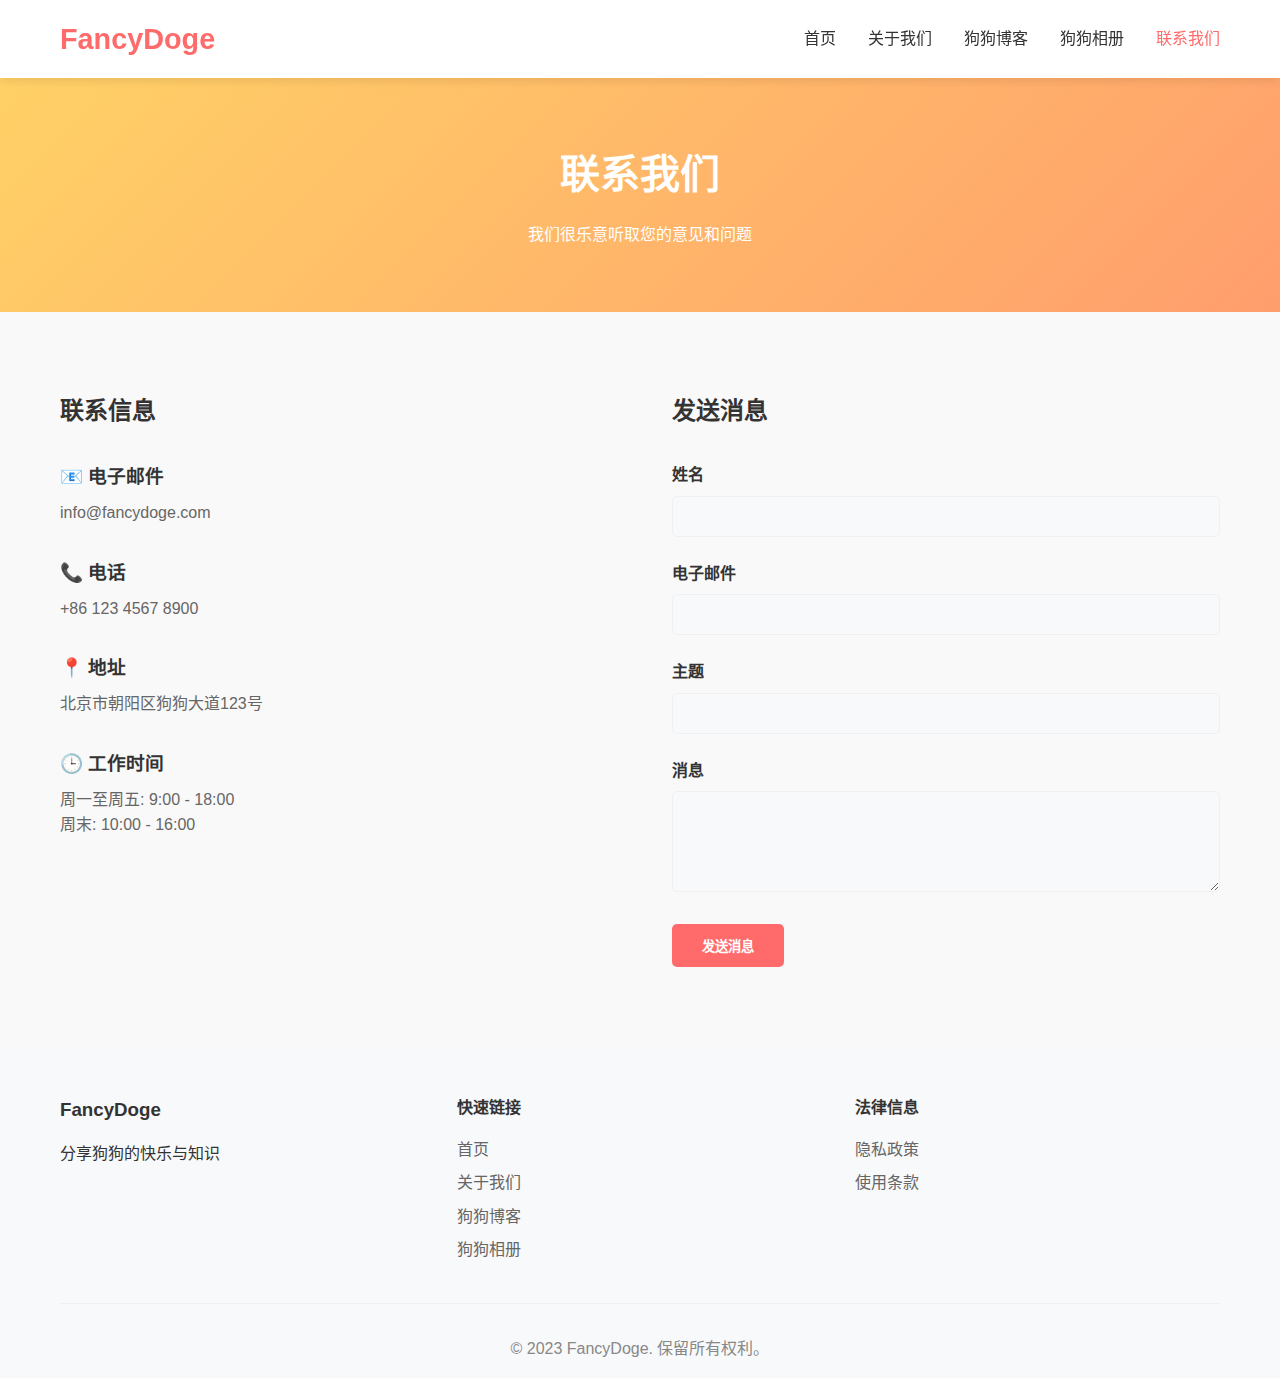
<file: fancydoge website/contact.html>
<!DOCTYPE html>
<html lang="zh-CN">
<head>
    <meta charset="UTF-8">
    <meta name="viewport" content="width=device-width, initial-scale=1.0">
    <title>联系我们 - FancyDoge</title>
    <meta name="description" content="联系FancyDoge团队，分享您的狗狗故事或提出问题">
    <link rel="stylesheet" href="css/style.css">
    <link rel="icon" href="images/favicon.ico" type="image/x-icon">
    <!-- Google AdSense 验证代码 (请替换为您的代码) -->
    <meta name="google-adsense-account" content="your-adsense-code-here">
</head>
<body>
    <!-- 导航栏 -->
    <nav class="navbar">
        <div class="nav-container">
            <div class="nav-logo">
                <a href="index.html">FancyDoge</a>
            </div>
            <div class="nav-menu">
                <a href="index.html" class="nav-link">首页</a>
                <a href="about.html" class="nav-link">关于我们</a>
                <a href="blog.html" class="nav-link">狗狗博客</a>
                <a href="gallery.html" class="nav-link">狗狗相册</a>
                <a href="contact.html" class="nav-link active">联系我们</a>
            </div>
            <div class="hamburger">
                <span></span>
                <span></span>
                <span></span>
            </div>
        </div>
    </nav>

    <!-- 联系内容 -->
    <section class="page-header">
        <div class="container">
            <h1>联系我们</h1>
            <p>我们很乐意听取您的意见和问题</p>
        </div>
    </section>

    <section class="contact-content">
        <div class="container">
            <div class="contact-grid">
                <div class="contact-info">
                    <h2>联系信息</h2>
                    <div class="contact-item">
                        <h3>📧 电子邮件</h3>
                        <p>info@fancydoge.com</p>
                    </div>
                    <div class="contact-item">
                        <h3>📞 电话</h3>
                        <p>+86 123 4567 8900</p>
                    </div>
                    <div class="contact-item">
                        <h3>📍 地址</h3>
                        <p>北京市朝阳区狗狗大道123号</p>
                    </div>
                    <div class="contact-item">
                        <h3>🕒 工作时间</h3>
                        <p>周一至周五: 9:00 - 18:00</p>
                        <p>周末: 10:00 - 16:00</p>
                    </div>
                </div>
                <div class="contact-form">
                    <h2>发送消息</h2>
                    <form id="contactForm">
                        <div class="form-group">
                            <label for="name">姓名</label>
                            <input type="text" id="name" name="name" required>
                        </div>
                        <div class="form-group">
                            <label for="email">电子邮件</label>
                            <input type="email" id="email" name="email" required>
                        </div>
                        <div class="form-group">
                            <label for="subject">主题</label>
                            <input type="text" id="subject" name="subject" required>
                        </div>
                        <div class="form-group">
                            <label for="message">消息</label>
                            <textarea id="message" name="message" rows="5" required></textarea>
                        </div>
                        <button type="submit" class="submit-btn">发送消息</button>
                    </form>
                </div>
            </div>
        </div>
    </section>

    <!-- 页脚 -->
    <footer class="footer">
        <div class="container">
            <div class="footer-content">
                <div class="footer-section">
                    <h3>FancyDoge</h3>
                    <p>分享狗狗的快乐与知识</p>
                </div>
                <div class="footer-section">
                    <h4>快速链接</h4>
                    <ul>
                        <li><a href="index.html">首页</a></li>
                        <li><a href="about.html">关于我们</a></li>
                        <li><a href="blog.html">狗狗博客</a></li>
                        <li><a href="gallery.html">狗狗相册</a></li>
                    </ul>
                </div>
                <div class="footer-section">
                    <h4>法律信息</h4>
                    <ul>
                        <li><a href="privacy.html">隐私政策</a></li>
                        <li><a href="#">使用条款</a></li>
                    </ul>
                </div>
            </div>
            <div class="footer-bottom">
                <p>&copy; 2023 FancyDoge. 保留所有权利。</p>
            </div>
        </div>
    </footer>

    <script src="js/script.js"></script>
</body>
</html>
</file>
<file: css/style.css>
/* 基础样式 */
* {
    margin: 0;
    padding: 0;
    box-sizing: border-box;
}

body {
    font-family: 'Arial', sans-serif;
    line-height: 1.6;
    color: #333;
    background-color: #f9f9f9;
}

.container {
    max-width: 1200px;
    margin: 0 auto;
    padding: 0 20px;
}

/* 导航栏样式 */
.navbar {
    background-color: #fff;
    box-shadow: 0 2px 10px rgba(0,0,0,0.1);
    position: sticky;
    top: 0;
    z-index: 100;
}

.nav-container {
    display: flex;
    justify-content: space-between;
    align-items: center;
    padding: 1rem 20px;
    max-width: 1200px;
    margin: 0 auto;
}

.nav-logo a {
    font-size: 1.8rem;
    font-weight: bold;
    color: #ff6b6b;
    text-decoration: none;
}

.nav-menu {
    display: flex;
    gap: 2rem;
}

.nav-link {
    text-decoration: none;
    color: #333;
    font-weight: 500;
    transition: color 0.3s;
}

.nav-link:hover, .nav-link.active {
    color: #ff6b6b;
}

.hamburger {
    display: none;
    flex-direction: column;
    cursor: pointer;
}

.hamburger span {
    width: 25px;
    height: 3px;
    background-color: #333;
    margin: 3px 0;
    transition: 0.3s;
}

/* 英雄区域样式 - 已修复背景图片 */
.hero {
    background: linear-gradient(135deg, rgba(255, 209, 102, 0.8), rgba(255, 158, 109, 0.8)), 
                url('../images/doge-banner.jpg') center/cover no-repeat;
    padding: 6rem 0;
    text-align: center;
    color: white;
    position: relative;
}

.hero-content h1 {
    font-size: 3rem;
    margin-bottom: 1rem;
}

.hero-content p {
    font-size: 1.2rem;
    margin-bottom: 2rem;
    max-width: 600px;
    margin-left: auto;
    margin-right: auto;
}

.cta-button {
    display: inline-block;
    background-color: #ff6b6b;
    color: white;
    padding: 12px 30px;
    border-radius: 50px;
    text-decoration: none;
    font-weight: bold;
    transition: background-color 0.3s;
}

.cta-button:hover {
    background-color: #ff5252;
}

/* 特色内容样式 - 已修复Emoji显示 */
.features {
    padding: 5rem 0;
    background-color: white;
}

.features h2 {
    text-align: center;
    margin-bottom: 3rem;
    font-size: 2.5rem;
    color: #333;
}

.feature-grid {
    display: grid;
    grid-template-columns: repeat(auto-fit, minmax(300px, 1fr));
    gap: 2rem;
}

.feature-card {
    background-color: #f8f9fa;
    padding: 2rem;
    border-radius: 10px;
    text-align: center;
    transition: transform 0.3s;
}

.feature-card:hover {
    transform: translateY(-10px);
}

.feature-icon {
    font-size: 4rem;
    margin-bottom: 1.5rem;
    height: 80px;
    display: flex;
    align-items: center;
    justify-content: center;
    font-family: "Apple Color Emoji", "Segoe UI Emoji", "Noto Color Emoji", "Android Emoji", 
                 "EmojiSymbols", "EmojiOne Mozilla", "Twemoji Mozilla", "Segoe UI Symbol", 
                 "Noto Color Emoji Compat", "emoji", sans-serif;
    line-height: 1;
}

.feature-card h3 {
    margin-bottom: 1rem;
    color: #333;
    font-size: 1.5rem;
}

.feature-card p {
    color: #666;
    line-height: 1.6;
}

/* 最新文章样式 */
.latest-posts {
    padding: 5rem 0;
    background-color: #f9f9f9;
}

.latest-posts h2 {
    text-align: center;
    margin-bottom: 3rem;
    font-size: 2.5rem;
    color: #333;
}

.posts-grid {
    display: grid;
    grid-template-columns: repeat(auto-fit, minmax(300px, 1fr));
    gap: 2rem;
}

.post-card {
    background-color: white;
    border-radius: 10px;
    overflow: hidden;
    box-shadow: 0 5px 15px rgba(0,0,0,0.1);
    transition: transform 0.3s;
}

.post-card:hover {
    transform: translateY(-5px);
}

.post-image img {
    width: 100%;
    height: 200px;
    object-fit: cover;
}

.post-content {
    padding: 1.5rem;
}

.post-content h3 {
    margin-bottom: 1rem;
    color: #333;
}

.read-more {
    display: inline-block;
    color: #ff6b6b;
    text-decoration: none;
    font-weight: bold;
    margin-top: 1rem;
}

/* 页面头部样式 */
.page-header {
    background: linear-gradient(135deg, #ffd166, #ff9e6d);
    padding: 4rem 0;
    text-align: center;
    color: white;
}

.page-header h1 {
    font-size: 2.5rem;
    margin-bottom: 1rem;
}

/* 关于页面样式 - 已修复价值观列表Emoji */
.about-content {
    padding: 5rem 0;
    background-color: white;
}

.about-grid {
    display: grid;
    grid-template-columns: 1fr 1fr;
    gap: 4rem;
    align-items: center;
}

.about-text h2 {
    margin-bottom: 1.5rem;
    color: #333;
}

.about-text p {
    margin-bottom: 1.5rem;
}

.about-text ul {
    margin-left: 0;
    margin-bottom: 1.5rem;
    list-style: none;
}

.about-text li {
    margin-bottom: 0.5rem;
}

/* 价值观列表的Emoji样式 */
.values-list {
    list-style: none;
    margin-left: 0;
    margin-bottom: 2rem;
}

.values-list li {
    margin-bottom: 1rem;
    padding: 0.75rem 0;
    border-bottom: 1px solid #f0f0f0;
    display: flex;
    align-items: center;
    font-size: 1.1rem;
    transition: background-color 0.3s;
}

.values-list li:hover {
    background-color: #f8f9fa;
    border-radius: 8px;
    padding-left: 0.5rem;
    padding-right: 0.5rem;
}

.value-emoji {
    font-size: 1.3rem;
    margin-right: 1rem;
    width: 40px;
    height: 40px;
    display: flex;
    align-items: center;
    justify-content: center;
    background: linear-gradient(135deg, #ffd166, #ff9e6d);
    border-radius: 50%;
    font-family: "Apple Color Emoji", "Segoe UI Emoji", "Noto Color Emoji", "Android Emoji", 
                 "EmojiSymbols", "EmojiOne Mozilla", "Twemoji Mozilla", "Segoe UI Symbol", 
                 "Noto Color Emoji Compat", "emoji", sans-serif;
    flex-shrink: 0;
}

.about-image img {
    width: 100%;
    border-radius: 10px;
    box-shadow: 0 10px 30px rgba(0,0,0,0.1);
}

/* 博客页面样式 */
.blog-content {
    padding: 5rem 0;
    background-color: #f9f9f9;
}

.blog-post {
    background-color: white;
    padding: 3rem;
    border-radius: 10px;
    box-shadow: 0 5px 15px rgba(0,0,0,0.1);
    margin-bottom: 3rem;
}

.post-header {
    margin-bottom: 2rem;
}

.post-header h2 {
    color: #333;
    margin-bottom: 1rem;
}

.post-meta {
    color: #666;
    font-size: 0.9rem;
}

.post-image img {
    width: 100%;
    border-radius: 10px;
    margin-bottom: 2rem;
}

.post-content h3 {
    margin: 1.5rem 0 1rem;
    color: #333;
}

.post-content p, .post-content ul {
    margin-bottom: 1rem;
}

.post-content ul {
    margin-left: 1.5rem;
}

/* 相册页面样式 - 已修复图片路径 */
.gallery-content {
    padding: 5rem 0;
    background-color: white;
}

.gallery-grid {
    display: grid;
    grid-template-columns: repeat(auto-fill, minmax(300px, 1fr));
    gap: 2rem;
}

.gallery-item {
    position: relative;
    border-radius: 10px;
    overflow: hidden;
    box-shadow: 0 5px 15px rgba(0,0,0,0.1);
    background: linear-gradient(135deg, #ffd166, #ff9e6d);
    /* 添加背景色作为图片加载失败的备选 */
}

.gallery-item img {
    width: 100%;
    height: 250px;
    object-fit: cover;
    transition: transform 0.3s;
    display: block;
}

.gallery-item:hover img {
    transform: scale(1.05);
}

.gallery-caption {
    position: absolute;
    bottom: 0;
    left: 0;
    right: 0;
    background: linear-gradient(transparent, rgba(0,0,0,0.7));
    color: white;
    padding: 1rem;
    transform: translateY(100%);
    transition: transform 0.3s;
}

.gallery-item:hover .gallery-caption {
    transform: translateY(0);
}

/* 联系页面样式 */
.contact-content {
    padding: 5rem 0;
    background-color: #f9f9f9;
}

.contact-grid {
    display: grid;
    grid-template-columns: 1fr 1fr;
    gap: 4rem;
}

.contact-info h2, .contact-form h2 {
    margin-bottom: 2rem;
    color: #333;
}

.contact-item {
    margin-bottom: 2rem;
}

.contact-item h3 {
    margin-bottom: 0.5rem;
    color: #333;
}

.form-group {
    margin-bottom: 1.5rem;
}

.form-group label {
    display: block;
    margin-bottom: 0.5rem;
    font-weight: bold;
}

.form-group input, .form-group textarea {
    width: 100%;
    padding: 0.75rem;
    border: 1px solid #ddd;
    border-radius: 5px;
    font-family: inherit;
}

.submit-btn {
    background-color: #ff6b6b;
    color: white;
    border: none;
    padding: 12px 30px;
    border-radius: 5px;
    cursor: pointer;
    font-weight: bold;
    transition: background-color 0.3s;
}

.submit-btn:hover {
    background-color: #ff5252;
}

/* 隐私政策页面样式 */
.privacy-content {
    padding: 5rem 0;
    background-color: white;
}

.privacy-text h2 {
    margin: 2rem 0 1rem;
    color: #333;
}

.privacy-text h3 {
    margin: 1.5rem 0 1rem;
    color: #333;
}

.privacy-text p, .privacy-text ul {
    margin-bottom: 1rem;
}

.privacy-text ul {
    margin-left: 1.5rem;
}

/* 页脚样式 */
.footer {
    background-color: #333;
    color: white;
    padding: 3rem 0 1rem;
}

.footer-content {
    display: grid;
    grid-template-columns: repeat(auto-fit, minmax(200px, 1fr));
    gap: 2rem;
    margin-bottom: 2rem;
}

.footer-section h3, .footer-section h4 {
    margin-bottom: 1rem;
}

.footer-section ul {
    list-style: none;
}

.footer-section ul li {
    margin-bottom: 0.5rem;
}

.footer-section a {
    color: #ddd;
    text-decoration: none;
    transition: color 0.3s;
}

.footer-section a:hover {
    color: #ff6b6b;
}

.footer-bottom {
    text-align: center;
    padding-top: 2rem;
    border-top: 1px solid #444;
}

/* 响应式设计 */
@media (max-width: 768px) {
    .hamburger {
        display: flex;
    }
    
    .nav-menu {
        position: fixed;
        left: -100%;
        top: 70px;
        flex-direction: column;
        background-color: white;
        width: 100%;
        text-align: center;
        transition: 0.3s;
        box-shadow: 0 10px 27px rgba(0,0,0,0.05);
        padding: 2rem 0;
    }
    
    .nav-menu.active {
        left: 0;
    }
    
    .hero-content h1 {
        font-size: 2rem;
    }
    
    .about-grid, .contact-grid {
        grid-template-columns: 1fr;
    }
    
    .feature-grid, .posts-grid {
        grid-template-columns: 1fr;
    }
    
    .gallery-grid {
        grid-template-columns: repeat(auto-fill, minmax(250px, 1fr));
    }
    
    .hero {
        background: linear-gradient(135deg, #ffd166, #ff9e6d);
        /* 移动端移除背景图片，只显示渐变 */
    }
    
    .feature-icon {
        font-size: 3rem;
        height: 60px;
    }
    
    .value-emoji {
        width: 35px;
        height: 35px;
        font-size: 1.1rem;
    }
    
    .values-list li {
        font-size: 1rem;
        padding: 0.5rem 0;
    }
}/* 基础样式 */
* {
    margin: 0;
    padding: 0;
    box-sizing: border-box;
}

:root {
    /* 白天模式颜色变量 */
    --bg-primary: #f9f9f9;
    --bg-secondary: #ffffff;
    --bg-tertiary: #f8f9fa;
    --text-primary: #333333;
    --text-secondary: #666666;
    --text-muted: #888888;
    --accent-color: #ff6b6b;
    --accent-hover: #ff5252;
    --gradient-primary: linear-gradient(135deg, #ffd166, #ff9e6d);
    --gradient-secondary: linear-gradient(135deg, rgba(255, 209, 102, 0.8), rgba(255, 158, 109, 0.8));
    --shadow: 0 2px 10px rgba(0,0,0,0.1);
    --border-color: #f0f0f0;
}

[data-theme="dark"] {
    /* 黑夜模式颜色变量 */
    --bg-primary: #1a1a1a;
    --bg-secondary: #2d2d2d;
    --bg-tertiary: #3a3a3a;
    --text-primary: #ffffff;
    --text-secondary: #cccccc;
    --text-muted: #999999;
    --accent-color: #ff8a8a;
    --accent-hover: #ff6b6b;
    --gradient-primary: linear-gradient(135deg, #4a4a4a, #6a6a6a);
    --gradient-secondary: linear-gradient(135deg, rgba(74, 74, 74, 0.8), rgba(106, 106, 106, 0.8));
    --shadow: 0 2px 10px rgba(0,0,0,0.3);
    --border-color: #444444;
}

body {
    font-family: 'Arial', sans-serif;
    line-height: 1.6;
    color: var(--text-primary);
    background-color: var(--bg-primary);
    transition: background-color 0.3s ease, color 0.3s ease;
}

.container {
    max-width: 1200px;
    margin: 0 auto;
    padding: 0 20px;
}

/* 主题切换按钮 */
.theme-switcher {
    position: fixed;
    top: 100px;
    right: 20px;
    z-index: 1000;
}

.theme-toggle {
    width: 50px;
    height: 50px;
    border-radius: 50%;
    border: none;
    background: var(--gradient-primary);
    color: white;
    cursor: pointer;
    display: flex;
    align-items: center;
    justify-content: center;
    font-size: 1.2rem;
    box-shadow: var(--shadow);
    transition: transform 0.3s ease;
}

.theme-toggle:hover {
    transform: scale(1.1);
}

.theme-toggle .sun {
    display: block;
}

.theme-toggle .moon {
    display: none;
}

[data-theme="dark"] .theme-toggle .sun {
    display: none;
}

[data-theme="dark"] .theme-toggle .moon {
    display: block;
}

/* 导航栏样式 */
.navbar {
    background-color: var(--bg-secondary);
    box-shadow: var(--shadow);
    position: sticky;
    top: 0;
    z-index: 100;
}

.nav-container {
    display: flex;
    justify-content: space-between;
    align-items: center;
    padding: 1rem 20px;
    max-width: 1200px;
    margin: 0 auto;
}

.nav-logo a {
    font-size: 1.8rem;
    font-weight: bold;
    color: var(--accent-color);
    text-decoration: none;
}

.nav-menu {
    display: flex;
    gap: 2rem;
}

.nav-link {
    text-decoration: none;
    color: var(--text-primary);
    font-weight: 500;
    transition: color 0.3s;
}

.nav-link:hover, .nav-link.active {
    color: var(--accent-color);
}

.hamburger {
    display: none;
    flex-direction: column;
    cursor: pointer;
}

.hamburger span {
    width: 25px;
    height: 3px;
    background-color: var(--text-primary);
    margin: 3px 0;
    transition: 0.3s;
}

/* 英雄区域样式 */
.hero {
    background: var(--gradient-secondary), 
                url('../images/doge-banner.jpg') center/cover no-repeat;
    padding: 6rem 0;
    text-align: center;
    color: white;
    position: relative;
}

.hero-content h1 {
    font-size: 3rem;
    margin-bottom: 1rem;
}

.hero-content p {
    font-size: 1.2rem;
    margin-bottom: 2rem;
    max-width: 600px;
    margin-left: auto;
    margin-right: auto;
}

.cta-button {
    display: inline-block;
    background-color: var(--accent-color);
    color: white;
    padding: 12px 30px;
    border-radius: 50px;
    text-decoration: none;
    font-weight: bold;
    transition: background-color 0.3s;
}

.cta-button:hover {
    background-color: var(--accent-hover);
}

/* 特色内容样式 */
.features {
    padding: 5rem 0;
    background-color: var(--bg-secondary);
}

.features h2 {
    text-align: center;
    margin-bottom: 3rem;
    font-size: 2.5rem;
    color: var(--text-primary);
}

.feature-grid {
    display: grid;
    grid-template-columns: repeat(auto-fit, minmax(300px, 1fr));
    gap: 2rem;
}

.feature-card {
    background-color: var(--bg-tertiary);
    padding: 2rem;
    border-radius: 10px;
    text-align: center;
    transition: transform 0.3s;
    border: 1px solid var(--border-color);
}

.feature-card:hover {
    transform: translateY(-10px);
}

.feature-icon {
    font-size: 4rem;
    margin-bottom: 1.5rem;
    height: 80px;
    display: flex;
    align-items: center;
    justify-content: center;
    font-family: "Apple Color Emoji", "Segoe UI Emoji", "Noto Color Emoji", "Android Emoji", 
                 "EmojiSymbols", "EmojiOne Mozilla", "Twemoji Mozilla", "Segoe UI Symbol", 
                 "Noto Color Emoji Compat", "emoji", sans-serif;
    line-height: 1;
}

.feature-card h3 {
    margin-bottom: 1rem;
    color: var(--text-primary);
    font-size: 1.5rem;
}

.feature-card p {
    color: var(--text-secondary);
    line-height: 1.6;
}

/* 最新文章样式 */
.latest-posts {
    padding: 5rem 0;
    background-color: var(--bg-primary);
}

.latest-posts h2 {
    text-align: center;
    margin-bottom: 3rem;
    font-size: 2.5rem;
    color: var(--text-primary);
}

.posts-grid {
    display: grid;
    grid-template-columns: repeat(auto-fit, minmax(300px, 1fr));
    gap: 2rem;
}

.post-card {
    background-color: var(--bg-secondary);
    border-radius: 10px;
    overflow: hidden;
    box-shadow: var(--shadow);
    transition: transform 0.3s;
    border: 1px solid var(--border-color);
}

.post-card:hover {
    transform: translateY(-5px);
}

.post-image img {
    width: 100%;
    height: 200px;
    object-fit: cover;
}

.post-content {
    padding: 1.5rem;
}

.post-content h3 {
    margin-bottom: 1rem;
    color: var(--text-primary);
}

.read-more {
    display: inline-block;
    color: var(--accent-color);
    text-decoration: none;
    font-weight: bold;
    margin-top: 1rem;
}

/* 页面头部样式 */
.page-header {
    background: var(--gradient-primary);
    padding: 4rem 0;
    text-align: center;
    color: white;
}

.page-header h1 {
    font-size: 2.5rem;
    margin-bottom: 1rem;
}

/* 关于页面样式 */
.about-content {
    padding: 5rem 0;
    background-color: var(--bg-secondary);
}

.about-grid {
    display: grid;
    grid-template-columns: 1fr 1fr;
    gap: 4rem;
    align-items: center;
}

.about-text h2 {
    margin-bottom: 1.5rem;
    color: var(--text-primary);
}

.about-text p {
    margin-bottom: 1.5rem;
    color: var(--text-secondary);
}

.about-text ul {
    margin-left: 0;
    margin-bottom: 1.5rem;
    list-style: none;
}

.about-text li {
    margin-bottom: 0.5rem;
}

/* 价值观列表的Emoji样式 */
.values-list {
    list-style: none;
    margin-left: 0;
    margin-bottom: 2rem;
}

.values-list li {
    margin-bottom: 1rem;
    padding: 0.75rem 0;
    border-bottom: 1px solid var(--border-color);
    display: flex;
    align-items: center;
    font-size: 1.1rem;
    transition: background-color 0.3s;
    color: var(--text-primary);
}

.values-list li:hover {
    background-color: var(--bg-tertiary);
    border-radius: 8px;
    padding-left: 0.5rem;
    padding-right: 0.5rem;
}

.value-emoji {
    font-size: 1.3rem;
    margin-right: 1rem;
    width: 40px;
    height: 40px;
    display: flex;
    align-items: center;
    justify-content: center;
    background: var(--gradient-primary);
    border-radius: 50%;
    font-family: "Apple Color Emoji", "Segoe UI Emoji", "Noto Color Emoji", "Android Emoji", 
                 "EmojiSymbols", "EmojiOne Mozilla", "Twemoji Mozilla", "Segoe UI Symbol", 
                 "Noto Color Emoji Compat", "emoji", sans-serif;
    flex-shrink: 0;
}

.about-image img {
    width: 100%;
    border-radius: 10px;
    box-shadow: var(--shadow);
}

/* 博客页面样式 */
.blog-content {
    padding: 5rem 0;
    background-color: var(--bg-primary);
}

.blog-post {
    background-color: var(--bg-secondary);
    padding: 3rem;
    border-radius: 10px;
    box-shadow: var(--shadow);
    margin-bottom: 3rem;
    border: 1px solid var(--border-color);
}

.post-header {
    margin-bottom: 2rem;
}

.post-header h2 {
    color: var(--text-primary);
    margin-bottom: 1rem;
}

.post-meta {
    color: var(--text-muted);
    font-size: 0.9rem;
}

.post-image img {
    width: 100%;
    border-radius: 10px;
    margin-bottom: 2rem;
}

.post-content h3 {
    margin: 1.5rem 0 1rem;
    color: var(--text-primary);
}

.post-content p, .post-content ul {
    margin-bottom: 1rem;
    color: var(--text-secondary);
}

.post-content ul {
    margin-left: 1.5rem;
}

/* 相册页面样式 */
.gallery-content {
    padding: 5rem 0;
    background-color: var(--bg-secondary);
}

.gallery-grid {
    display: grid;
    grid-template-columns: repeat(auto-fill, minmax(300px, 1fr));
    gap: 2rem;
}

.gallery-item {
    position: relative;
    border-radius: 10px;
    overflow: hidden;
    box-shadow: var(--shadow);
    background: var(--gradient-primary);
    border: 1px solid var(--border-color);
}

.gallery-item img {
    width: 100%;
    height: 250px;
    object-fit: cover;
    transition: transform 0.3s;
    display: block;
}

.gallery-item:hover img {
    transform: scale(1.05);
}

.gallery-caption {
    position: absolute;
    bottom: 0;
    left: 0;
    right: 0;
    background: linear-gradient(transparent, rgba(0,0,0,0.7));
    color: white;
    padding: 1rem;
    transform: translateY(100%);
    transition: transform 0.3s;
}

.gallery-item:hover .gallery-caption {
    transform: translateY(0);
}

/* 联系页面样式 */
.contact-content {
    padding: 5rem 0;
    background-color: var(--bg-primary);
}

.contact-grid {
    display: grid;
    grid-template-columns: 1fr 1fr;
    gap: 4rem;
}

.contact-info h2, .contact-form h2 {
    margin-bottom: 2rem;
    color: var(--text-primary);
}

.contact-item {
    margin-bottom: 2rem;
}

.contact-item h3 {
    margin-bottom: 0.5rem;
    color: var(--text-primary);
}

.contact-item p {
    color: var(--text-secondary);
}

.form-group {
    margin-bottom: 1.5rem;
}

.form-group label {
    display: block;
    margin-bottom: 0.5rem;
    font-weight: bold;
    color: var(--text-primary);
}

.form-group input, .form-group textarea {
    width: 100%;
    padding: 0.75rem;
    border: 1px solid var(--border-color);
    border-radius: 5px;
    font-family: inherit;
    background-color: var(--bg-tertiary);
    color: var(--text-primary);
    transition: border-color 0.3s;
}

.form-group input:focus, .form-group textarea:focus {
    outline: none;
    border-color: var(--accent-color);
}

.submit-btn {
    background-color: var(--accent-color);
    color: white;
    border: none;
    padding: 12px 30px;
    border-radius: 5px;
    cursor: pointer;
    font-weight: bold;
    transition: background-color 0.3s;
}

.submit-btn:hover {
    background-color: var(--accent-hover);
}

/* 隐私政策页面样式 */
.privacy-content {
    padding: 5rem 0;
    background-color: var(--bg-secondary);
}

.privacy-text h2 {
    margin: 2rem 0 1rem;
    color: var(--text-primary);
}

.privacy-text h3 {
    margin: 1.5rem 0 1rem;
    color: var(--text-primary);
}

.privacy-text p, .privacy-text ul {
    margin-bottom: 1rem;
    color: var(--text-secondary);
}

.privacy-text ul {
    margin-left: 1.5rem;
}

/* 页脚样式 */
.footer {
    background-color: var(--bg-tertiary);
    color: var(--text-primary);
    padding: 3rem 0 1rem;
}

.footer-content {
    display: grid;
    grid-template-columns: repeat(auto-fit, minmax(200px, 1fr));
    gap: 2rem;
    margin-bottom: 2rem;
}

.footer-section h3, .footer-section h4 {
    margin-bottom: 1rem;
    color: var(--text-primary);
}

.footer-section ul {
    list-style: none;
}

.footer-section ul li {
    margin-bottom: 0.5rem;
}

.footer-section a {
    color: var(--text-secondary);
    text-decoration: none;
    transition: color 0.3s;
}

.footer-section a:hover {
    color: var(--accent-color);
}

.footer-bottom {
    text-align: center;
    padding-top: 2rem;
    border-top: 1px solid var(--border-color);
    color: var(--text-muted);
}

/* 响应式设计 */
@media (max-width: 768px) {
    .hamburger {
        display: flex;
    }
    
    .nav-menu {
        position: fixed;
        left: -100%;
        top: 70px;
        flex-direction: column;
        background-color: var(--bg-secondary);
        width: 100%;
        text-align: center;
        transition: 0.3s;
        box-shadow: var(--shadow);
        padding: 2rem 0;
    }
    
    .nav-menu.active {
        left: 0;
    }
    
    .hero-content h1 {
        font-size: 2rem;
    }
    
    .about-grid, .contact-grid {
        grid-template-columns: 1fr;
    }
    
    .feature-grid, .posts-grid {
        grid-template-columns: 1fr;
    }
    
    .gallery-grid {
        grid-template-columns: repeat(auto-fill, minmax(250px, 1fr));
    }
    
    .hero {
        background: var(--gradient-primary);
    }
    
    .feature-icon {
        font-size: 3rem;
        height: 60px;
    }
    
    .value-emoji {
        width: 35px;
        height: 35px;
        font-size: 1.1rem;
    }
    
    .values-list li {
        font-size: 1rem;
        padding: 0.5rem 0;
    }
    
    .theme-switcher {
        top: 80px;
        right: 10px;
    }
    
    .theme-toggle {
        width: 40px;
        height: 40px;
        font-size: 1rem;
    }
}
</file>
<file: fancydoge website/css/style.css>
/* 基础样式 */
* {
    margin: 0;
    padding: 0;
    box-sizing: border-box;
}

body {
    font-family: 'Arial', sans-serif;
    line-height: 1.6;
    color: #333;
    background-color: #f9f9f9;
}

.container {
    max-width: 1200px;
    margin: 0 auto;
    padding: 0 20px;
}

/* 导航栏样式 */
.navbar {
    background-color: #fff;
    box-shadow: 0 2px 10px rgba(0,0,0,0.1);
    position: sticky;
    top: 0;
    z-index: 100;
}

.nav-container {
    display: flex;
    justify-content: space-between;
    align-items: center;
    padding: 1rem 20px;
    max-width: 1200px;
    margin: 0 auto;
}

.nav-logo a {
    font-size: 1.8rem;
    font-weight: bold;
    color: #ff6b6b;
    text-decoration: none;
}

.nav-menu {
    display: flex;
    gap: 2rem;
}

.nav-link {
    text-decoration: none;
    color: #333;
    font-weight: 500;
    transition: color 0.3s;
}

.nav-link:hover, .nav-link.active {
    color: #ff6b6b;
}

.hamburger {
    display: none;
    flex-direction: column;
    cursor: pointer;
}

.hamburger span {
    width: 25px;
    height: 3px;
    background-color: #333;
    margin: 3px 0;
    transition: 0.3s;
}

/* 英雄区域样式 - 已修复背景图片 */
.hero {
    background: linear-gradient(135deg, rgba(255, 209, 102, 0.8), rgba(255, 158, 109, 0.8)), 
                url('../images/doge-banner.jpg') center/cover no-repeat;
    padding: 6rem 0;
    text-align: center;
    color: white;
    position: relative;
}

.hero-content h1 {
    font-size: 3rem;
    margin-bottom: 1rem;
}

.hero-content p {
    font-size: 1.2rem;
    margin-bottom: 2rem;
    max-width: 600px;
    margin-left: auto;
    margin-right: auto;
}

.cta-button {
    display: inline-block;
    background-color: #ff6b6b;
    color: white;
    padding: 12px 30px;
    border-radius: 50px;
    text-decoration: none;
    font-weight: bold;
    transition: background-color 0.3s;
}

.cta-button:hover {
    background-color: #ff5252;
}

/* 特色内容样式 - 已修复Emoji显示 */
.features {
    padding: 5rem 0;
    background-color: white;
}

.features h2 {
    text-align: center;
    margin-bottom: 3rem;
    font-size: 2.5rem;
    color: #333;
}

.feature-grid {
    display: grid;
    grid-template-columns: repeat(auto-fit, minmax(300px, 1fr));
    gap: 2rem;
}

.feature-card {
    background-color: #f8f9fa;
    padding: 2rem;
    border-radius: 10px;
    text-align: center;
    transition: transform 0.3s;
}

.feature-card:hover {
    transform: translateY(-10px);
}

.feature-icon {
    font-size: 4rem;
    margin-bottom: 1.5rem;
    height: 80px;
    display: flex;
    align-items: center;
    justify-content: center;
    font-family: "Apple Color Emoji", "Segoe UI Emoji", "Noto Color Emoji", "Android Emoji", 
                 "EmojiSymbols", "EmojiOne Mozilla", "Twemoji Mozilla", "Segoe UI Symbol", 
                 "Noto Color Emoji Compat", "emoji", sans-serif;
    line-height: 1;
}

.feature-card h3 {
    margin-bottom: 1rem;
    color: #333;
    font-size: 1.5rem;
}

.feature-card p {
    color: #666;
    line-height: 1.6;
}

/* 最新文章样式 */
.latest-posts {
    padding: 5rem 0;
    background-color: #f9f9f9;
}

.latest-posts h2 {
    text-align: center;
    margin-bottom: 3rem;
    font-size: 2.5rem;
    color: #333;
}

.posts-grid {
    display: grid;
    grid-template-columns: repeat(auto-fit, minmax(300px, 1fr));
    gap: 2rem;
}

.post-card {
    background-color: white;
    border-radius: 10px;
    overflow: hidden;
    box-shadow: 0 5px 15px rgba(0,0,0,0.1);
    transition: transform 0.3s;
}

.post-card:hover {
    transform: translateY(-5px);
}

.post-image img {
    width: 100%;
    height: 200px;
    object-fit: cover;
}

.post-content {
    padding: 1.5rem;
}

.post-content h3 {
    margin-bottom: 1rem;
    color: #333;
}

.read-more {
    display: inline-block;
    color: #ff6b6b;
    text-decoration: none;
    font-weight: bold;
    margin-top: 1rem;
}

/* 页面头部样式 */
.page-header {
    background: linear-gradient(135deg, #ffd166, #ff9e6d);
    padding: 4rem 0;
    text-align: center;
    color: white;
}

.page-header h1 {
    font-size: 2.5rem;
    margin-bottom: 1rem;
}

/* 关于页面样式 - 已修复价值观列表Emoji */
.about-content {
    padding: 5rem 0;
    background-color: white;
}

.about-grid {
    display: grid;
    grid-template-columns: 1fr 1fr;
    gap: 4rem;
    align-items: center;
}

.about-text h2 {
    margin-bottom: 1.5rem;
    color: #333;
}

.about-text p {
    margin-bottom: 1.5rem;
}

.about-text ul {
    margin-left: 0;
    margin-bottom: 1.5rem;
    list-style: none;
}

.about-text li {
    margin-bottom: 0.5rem;
}

/* 价值观列表的Emoji样式 */
.values-list {
    list-style: none;
    margin-left: 0;
    margin-bottom: 2rem;
}

.values-list li {
    margin-bottom: 1rem;
    padding: 0.75rem 0;
    border-bottom: 1px solid #f0f0f0;
    display: flex;
    align-items: center;
    font-size: 1.1rem;
    transition: background-color 0.3s;
}

.values-list li:hover {
    background-color: #f8f9fa;
    border-radius: 8px;
    padding-left: 0.5rem;
    padding-right: 0.5rem;
}

.value-emoji {
    font-size: 1.3rem;
    margin-right: 1rem;
    width: 40px;
    height: 40px;
    display: flex;
    align-items: center;
    justify-content: center;
    background: linear-gradient(135deg, #ffd166, #ff9e6d);
    border-radius: 50%;
    font-family: "Apple Color Emoji", "Segoe UI Emoji", "Noto Color Emoji", "Android Emoji", 
                 "EmojiSymbols", "EmojiOne Mozilla", "Twemoji Mozilla", "Segoe UI Symbol", 
                 "Noto Color Emoji Compat", "emoji", sans-serif;
    flex-shrink: 0;
}

.about-image img {
    width: 100%;
    border-radius: 10px;
    box-shadow: 0 10px 30px rgba(0,0,0,0.1);
}

/* 博客页面样式 */
.blog-content {
    padding: 5rem 0;
    background-color: #f9f9f9;
}

.blog-post {
    background-color: white;
    padding: 3rem;
    border-radius: 10px;
    box-shadow: 0 5px 15px rgba(0,0,0,0.1);
    margin-bottom: 3rem;
}

.post-header {
    margin-bottom: 2rem;
}

.post-header h2 {
    color: #333;
    margin-bottom: 1rem;
}

.post-meta {
    color: #666;
    font-size: 0.9rem;
}

.post-image img {
    width: 100%;
    border-radius: 10px;
    margin-bottom: 2rem;
}

.post-content h3 {
    margin: 1.5rem 0 1rem;
    color: #333;
}

.post-content p, .post-content ul {
    margin-bottom: 1rem;
}

.post-content ul {
    margin-left: 1.5rem;
}

/* 相册页面样式 - 已修复图片路径 */
.gallery-content {
    padding: 5rem 0;
    background-color: white;
}

.gallery-grid {
    display: grid;
    grid-template-columns: repeat(auto-fill, minmax(300px, 1fr));
    gap: 2rem;
}

.gallery-item {
    position: relative;
    border-radius: 10px;
    overflow: hidden;
    box-shadow: 0 5px 15px rgba(0,0,0,0.1);
    background: linear-gradient(135deg, #ffd166, #ff9e6d);
    /* 添加背景色作为图片加载失败的备选 */
}

.gallery-item img {
    width: 100%;
    height: 250px;
    object-fit: cover;
    transition: transform 0.3s;
    display: block;
}

.gallery-item:hover img {
    transform: scale(1.05);
}

.gallery-caption {
    position: absolute;
    bottom: 0;
    left: 0;
    right: 0;
    background: linear-gradient(transparent, rgba(0,0,0,0.7));
    color: white;
    padding: 1rem;
    transform: translateY(100%);
    transition: transform 0.3s;
}

.gallery-item:hover .gallery-caption {
    transform: translateY(0);
}

/* 联系页面样式 */
.contact-content {
    padding: 5rem 0;
    background-color: #f9f9f9;
}

.contact-grid {
    display: grid;
    grid-template-columns: 1fr 1fr;
    gap: 4rem;
}

.contact-info h2, .contact-form h2 {
    margin-bottom: 2rem;
    color: #333;
}

.contact-item {
    margin-bottom: 2rem;
}

.contact-item h3 {
    margin-bottom: 0.5rem;
    color: #333;
}

.form-group {
    margin-bottom: 1.5rem;
}

.form-group label {
    display: block;
    margin-bottom: 0.5rem;
    font-weight: bold;
}

.form-group input, .form-group textarea {
    width: 100%;
    padding: 0.75rem;
    border: 1px solid #ddd;
    border-radius: 5px;
    font-family: inherit;
}

.submit-btn {
    background-color: #ff6b6b;
    color: white;
    border: none;
    padding: 12px 30px;
    border-radius: 5px;
    cursor: pointer;
    font-weight: bold;
    transition: background-color 0.3s;
}

.submit-btn:hover {
    background-color: #ff5252;
}

/* 隐私政策页面样式 */
.privacy-content {
    padding: 5rem 0;
    background-color: white;
}

.privacy-text h2 {
    margin: 2rem 0 1rem;
    color: #333;
}

.privacy-text h3 {
    margin: 1.5rem 0 1rem;
    color: #333;
}

.privacy-text p, .privacy-text ul {
    margin-bottom: 1rem;
}

.privacy-text ul {
    margin-left: 1.5rem;
}

/* 页脚样式 */
.footer {
    background-color: #333;
    color: white;
    padding: 3rem 0 1rem;
}

.footer-content {
    display: grid;
    grid-template-columns: repeat(auto-fit, minmax(200px, 1fr));
    gap: 2rem;
    margin-bottom: 2rem;
}

.footer-section h3, .footer-section h4 {
    margin-bottom: 1rem;
}

.footer-section ul {
    list-style: none;
}

.footer-section ul li {
    margin-bottom: 0.5rem;
}

.footer-section a {
    color: #ddd;
    text-decoration: none;
    transition: color 0.3s;
}

.footer-section a:hover {
    color: #ff6b6b;
}

.footer-bottom {
    text-align: center;
    padding-top: 2rem;
    border-top: 1px solid #444;
}

/* 响应式设计 */
@media (max-width: 768px) {
    .hamburger {
        display: flex;
    }
    
    .nav-menu {
        position: fixed;
        left: -100%;
        top: 70px;
        flex-direction: column;
        background-color: white;
        width: 100%;
        text-align: center;
        transition: 0.3s;
        box-shadow: 0 10px 27px rgba(0,0,0,0.05);
        padding: 2rem 0;
    }
    
    .nav-menu.active {
        left: 0;
    }
    
    .hero-content h1 {
        font-size: 2rem;
    }
    
    .about-grid, .contact-grid {
        grid-template-columns: 1fr;
    }
    
    .feature-grid, .posts-grid {
        grid-template-columns: 1fr;
    }
    
    .gallery-grid {
        grid-template-columns: repeat(auto-fill, minmax(250px, 1fr));
    }
    
    .hero {
        background: linear-gradient(135deg, #ffd166, #ff9e6d);
        /* 移动端移除背景图片，只显示渐变 */
    }
    
    .feature-icon {
        font-size: 3rem;
        height: 60px;
    }
    
    .value-emoji {
        width: 35px;
        height: 35px;
        font-size: 1.1rem;
    }
    
    .values-list li {
        font-size: 1rem;
        padding: 0.5rem 0;
    }
}/* 基础样式 */
* {
    margin: 0;
    padding: 0;
    box-sizing: border-box;
}

:root {
    /* 白天模式颜色变量 */
    --bg-primary: #f9f9f9;
    --bg-secondary: #ffffff;
    --bg-tertiary: #f8f9fa;
    --text-primary: #333333;
    --text-secondary: #666666;
    --text-muted: #888888;
    --accent-color: #ff6b6b;
    --accent-hover: #ff5252;
    --gradient-primary: linear-gradient(135deg, #ffd166, #ff9e6d);
    --gradient-secondary: linear-gradient(135deg, rgba(255, 209, 102, 0.8), rgba(255, 158, 109, 0.8));
    --shadow: 0 2px 10px rgba(0,0,0,0.1);
    --border-color: #f0f0f0;
}

[data-theme="dark"] {
    /* 黑夜模式颜色变量 */
    --bg-primary: #1a1a1a;
    --bg-secondary: #2d2d2d;
    --bg-tertiary: #3a3a3a;
    --text-primary: #ffffff;
    --text-secondary: #cccccc;
    --text-muted: #999999;
    --accent-color: #ff8a8a;
    --accent-hover: #ff6b6b;
    --gradient-primary: linear-gradient(135deg, #4a4a4a, #6a6a6a);
    --gradient-secondary: linear-gradient(135deg, rgba(74, 74, 74, 0.8), rgba(106, 106, 106, 0.8));
    --shadow: 0 2px 10px rgba(0,0,0,0.3);
    --border-color: #444444;
}

body {
    font-family: 'Arial', sans-serif;
    line-height: 1.6;
    color: var(--text-primary);
    background-color: var(--bg-primary);
    transition: background-color 0.3s ease, color 0.3s ease;
}

.container {
    max-width: 1200px;
    margin: 0 auto;
    padding: 0 20px;
}

/* 主题切换按钮 */
.theme-switcher {
    position: fixed;
    top: 100px;
    right: 20px;
    z-index: 1000;
}

.theme-toggle {
    width: 50px;
    height: 50px;
    border-radius: 50%;
    border: none;
    background: var(--gradient-primary);
    color: white;
    cursor: pointer;
    display: flex;
    align-items: center;
    justify-content: center;
    font-size: 1.2rem;
    box-shadow: var(--shadow);
    transition: transform 0.3s ease;
}

.theme-toggle:hover {
    transform: scale(1.1);
}

.theme-toggle .sun {
    display: block;
}

.theme-toggle .moon {
    display: none;
}

[data-theme="dark"] .theme-toggle .sun {
    display: none;
}

[data-theme="dark"] .theme-toggle .moon {
    display: block;
}

/* 导航栏样式 */
.navbar {
    background-color: var(--bg-secondary);
    box-shadow: var(--shadow);
    position: sticky;
    top: 0;
    z-index: 100;
}

.nav-container {
    display: flex;
    justify-content: space-between;
    align-items: center;
    padding: 1rem 20px;
    max-width: 1200px;
    margin: 0 auto;
}

.nav-logo a {
    font-size: 1.8rem;
    font-weight: bold;
    color: var(--accent-color);
    text-decoration: none;
}

.nav-menu {
    display: flex;
    gap: 2rem;
}

.nav-link {
    text-decoration: none;
    color: var(--text-primary);
    font-weight: 500;
    transition: color 0.3s;
}

.nav-link:hover, .nav-link.active {
    color: var(--accent-color);
}

.hamburger {
    display: none;
    flex-direction: column;
    cursor: pointer;
}

.hamburger span {
    width: 25px;
    height: 3px;
    background-color: var(--text-primary);
    margin: 3px 0;
    transition: 0.3s;
}

/* 英雄区域样式 */
.hero {
    background: var(--gradient-secondary), 
                url('../images/doge-banner.jpg') center/cover no-repeat;
    padding: 6rem 0;
    text-align: center;
    color: white;
    position: relative;
}

.hero-content h1 {
    font-size: 3rem;
    margin-bottom: 1rem;
}

.hero-content p {
    font-size: 1.2rem;
    margin-bottom: 2rem;
    max-width: 600px;
    margin-left: auto;
    margin-right: auto;
}

.cta-button {
    display: inline-block;
    background-color: var(--accent-color);
    color: white;
    padding: 12px 30px;
    border-radius: 50px;
    text-decoration: none;
    font-weight: bold;
    transition: background-color 0.3s;
}

.cta-button:hover {
    background-color: var(--accent-hover);
}

/* 特色内容样式 */
.features {
    padding: 5rem 0;
    background-color: var(--bg-secondary);
}

.features h2 {
    text-align: center;
    margin-bottom: 3rem;
    font-size: 2.5rem;
    color: var(--text-primary);
}

.feature-grid {
    display: grid;
    grid-template-columns: repeat(auto-fit, minmax(300px, 1fr));
    gap: 2rem;
}

.feature-card {
    background-color: var(--bg-tertiary);
    padding: 2rem;
    border-radius: 10px;
    text-align: center;
    transition: transform 0.3s;
    border: 1px solid var(--border-color);
}

.feature-card:hover {
    transform: translateY(-10px);
}

.feature-icon {
    font-size: 4rem;
    margin-bottom: 1.5rem;
    height: 80px;
    display: flex;
    align-items: center;
    justify-content: center;
    font-family: "Apple Color Emoji", "Segoe UI Emoji", "Noto Color Emoji", "Android Emoji", 
                 "EmojiSymbols", "EmojiOne Mozilla", "Twemoji Mozilla", "Segoe UI Symbol", 
                 "Noto Color Emoji Compat", "emoji", sans-serif;
    line-height: 1;
}

.feature-card h3 {
    margin-bottom: 1rem;
    color: var(--text-primary);
    font-size: 1.5rem;
}

.feature-card p {
    color: var(--text-secondary);
    line-height: 1.6;
}

/* 最新文章样式 */
.latest-posts {
    padding: 5rem 0;
    background-color: var(--bg-primary);
}

.latest-posts h2 {
    text-align: center;
    margin-bottom: 3rem;
    font-size: 2.5rem;
    color: var(--text-primary);
}

.posts-grid {
    display: grid;
    grid-template-columns: repeat(auto-fit, minmax(300px, 1fr));
    gap: 2rem;
}

.post-card {
    background-color: var(--bg-secondary);
    border-radius: 10px;
    overflow: hidden;
    box-shadow: var(--shadow);
    transition: transform 0.3s;
    border: 1px solid var(--border-color);
}

.post-card:hover {
    transform: translateY(-5px);
}

.post-image img {
    width: 100%;
    height: 200px;
    object-fit: cover;
}

.post-content {
    padding: 1.5rem;
}

.post-content h3 {
    margin-bottom: 1rem;
    color: var(--text-primary);
}

.read-more {
    display: inline-block;
    color: var(--accent-color);
    text-decoration: none;
    font-weight: bold;
    margin-top: 1rem;
}

/* 页面头部样式 */
.page-header {
    background: var(--gradient-primary);
    padding: 4rem 0;
    text-align: center;
    color: white;
}

.page-header h1 {
    font-size: 2.5rem;
    margin-bottom: 1rem;
}

/* 关于页面样式 */
.about-content {
    padding: 5rem 0;
    background-color: var(--bg-secondary);
}

.about-grid {
    display: grid;
    grid-template-columns: 1fr 1fr;
    gap: 4rem;
    align-items: center;
}

.about-text h2 {
    margin-bottom: 1.5rem;
    color: var(--text-primary);
}

.about-text p {
    margin-bottom: 1.5rem;
    color: var(--text-secondary);
}

.about-text ul {
    margin-left: 0;
    margin-bottom: 1.5rem;
    list-style: none;
}

.about-text li {
    margin-bottom: 0.5rem;
}

/* 价值观列表的Emoji样式 */
.values-list {
    list-style: none;
    margin-left: 0;
    margin-bottom: 2rem;
}

.values-list li {
    margin-bottom: 1rem;
    padding: 0.75rem 0;
    border-bottom: 1px solid var(--border-color);
    display: flex;
    align-items: center;
    font-size: 1.1rem;
    transition: background-color 0.3s;
    color: var(--text-primary);
}

.values-list li:hover {
    background-color: var(--bg-tertiary);
    border-radius: 8px;
    padding-left: 0.5rem;
    padding-right: 0.5rem;
}

.value-emoji {
    font-size: 1.3rem;
    margin-right: 1rem;
    width: 40px;
    height: 40px;
    display: flex;
    align-items: center;
    justify-content: center;
    background: var(--gradient-primary);
    border-radius: 50%;
    font-family: "Apple Color Emoji", "Segoe UI Emoji", "Noto Color Emoji", "Android Emoji", 
                 "EmojiSymbols", "EmojiOne Mozilla", "Twemoji Mozilla", "Segoe UI Symbol", 
                 "Noto Color Emoji Compat", "emoji", sans-serif;
    flex-shrink: 0;
}

.about-image img {
    width: 100%;
    border-radius: 10px;
    box-shadow: var(--shadow);
}

/* 博客页面样式 */
.blog-content {
    padding: 5rem 0;
    background-color: var(--bg-primary);
}

.blog-post {
    background-color: var(--bg-secondary);
    padding: 3rem;
    border-radius: 10px;
    box-shadow: var(--shadow);
    margin-bottom: 3rem;
    border: 1px solid var(--border-color);
}

.post-header {
    margin-bottom: 2rem;
}

.post-header h2 {
    color: var(--text-primary);
    margin-bottom: 1rem;
}

.post-meta {
    color: var(--text-muted);
    font-size: 0.9rem;
}

.post-image img {
    width: 100%;
    border-radius: 10px;
    margin-bottom: 2rem;
}

.post-content h3 {
    margin: 1.5rem 0 1rem;
    color: var(--text-primary);
}

.post-content p, .post-content ul {
    margin-bottom: 1rem;
    color: var(--text-secondary);
}

.post-content ul {
    margin-left: 1.5rem;
}

/* 相册页面样式 */
.gallery-content {
    padding: 5rem 0;
    background-color: var(--bg-secondary);
}

.gallery-grid {
    display: grid;
    grid-template-columns: repeat(auto-fill, minmax(300px, 1fr));
    gap: 2rem;
}

.gallery-item {
    position: relative;
    border-radius: 10px;
    overflow: hidden;
    box-shadow: var(--shadow);
    background: var(--gradient-primary);
    border: 1px solid var(--border-color);
}

.gallery-item img {
    width: 100%;
    height: 250px;
    object-fit: cover;
    transition: transform 0.3s;
    display: block;
}

.gallery-item:hover img {
    transform: scale(1.05);
}

.gallery-caption {
    position: absolute;
    bottom: 0;
    left: 0;
    right: 0;
    background: linear-gradient(transparent, rgba(0,0,0,0.7));
    color: white;
    padding: 1rem;
    transform: translateY(100%);
    transition: transform 0.3s;
}

.gallery-item:hover .gallery-caption {
    transform: translateY(0);
}

/* 联系页面样式 */
.contact-content {
    padding: 5rem 0;
    background-color: var(--bg-primary);
}

.contact-grid {
    display: grid;
    grid-template-columns: 1fr 1fr;
    gap: 4rem;
}

.contact-info h2, .contact-form h2 {
    margin-bottom: 2rem;
    color: var(--text-primary);
}

.contact-item {
    margin-bottom: 2rem;
}

.contact-item h3 {
    margin-bottom: 0.5rem;
    color: var(--text-primary);
}

.contact-item p {
    color: var(--text-secondary);
}

.form-group {
    margin-bottom: 1.5rem;
}

.form-group label {
    display: block;
    margin-bottom: 0.5rem;
    font-weight: bold;
    color: var(--text-primary);
}

.form-group input, .form-group textarea {
    width: 100%;
    padding: 0.75rem;
    border: 1px solid var(--border-color);
    border-radius: 5px;
    font-family: inherit;
    background-color: var(--bg-tertiary);
    color: var(--text-primary);
    transition: border-color 0.3s;
}

.form-group input:focus, .form-group textarea:focus {
    outline: none;
    border-color: var(--accent-color);
}

.submit-btn {
    background-color: var(--accent-color);
    color: white;
    border: none;
    padding: 12px 30px;
    border-radius: 5px;
    cursor: pointer;
    font-weight: bold;
    transition: background-color 0.3s;
}

.submit-btn:hover {
    background-color: var(--accent-hover);
}

/* 隐私政策页面样式 */
.privacy-content {
    padding: 5rem 0;
    background-color: var(--bg-secondary);
}

.privacy-text h2 {
    margin: 2rem 0 1rem;
    color: var(--text-primary);
}

.privacy-text h3 {
    margin: 1.5rem 0 1rem;
    color: var(--text-primary);
}

.privacy-text p, .privacy-text ul {
    margin-bottom: 1rem;
    color: var(--text-secondary);
}

.privacy-text ul {
    margin-left: 1.5rem;
}

/* 页脚样式 */
.footer {
    background-color: var(--bg-tertiary);
    color: var(--text-primary);
    padding: 3rem 0 1rem;
}

.footer-content {
    display: grid;
    grid-template-columns: repeat(auto-fit, minmax(200px, 1fr));
    gap: 2rem;
    margin-bottom: 2rem;
}

.footer-section h3, .footer-section h4 {
    margin-bottom: 1rem;
    color: var(--text-primary);
}

.footer-section ul {
    list-style: none;
}

.footer-section ul li {
    margin-bottom: 0.5rem;
}

.footer-section a {
    color: var(--text-secondary);
    text-decoration: none;
    transition: color 0.3s;
}

.footer-section a:hover {
    color: var(--accent-color);
}

.footer-bottom {
    text-align: center;
    padding-top: 2rem;
    border-top: 1px solid var(--border-color);
    color: var(--text-muted);
}

/* 响应式设计 */
@media (max-width: 768px) {
    .hamburger {
        display: flex;
    }
    
    .nav-menu {
        position: fixed;
        left: -100%;
        top: 70px;
        flex-direction: column;
        background-color: var(--bg-secondary);
        width: 100%;
        text-align: center;
        transition: 0.3s;
        box-shadow: var(--shadow);
        padding: 2rem 0;
    }
    
    .nav-menu.active {
        left: 0;
    }
    
    .hero-content h1 {
        font-size: 2rem;
    }
    
    .about-grid, .contact-grid {
        grid-template-columns: 1fr;
    }
    
    .feature-grid, .posts-grid {
        grid-template-columns: 1fr;
    }
    
    .gallery-grid {
        grid-template-columns: repeat(auto-fill, minmax(250px, 1fr));
    }
    
    .hero {
        background: var(--gradient-primary);
    }
    
    .feature-icon {
        font-size: 3rem;
        height: 60px;
    }
    
    .value-emoji {
        width: 35px;
        height: 35px;
        font-size: 1.1rem;
    }
    
    .values-list li {
        font-size: 1rem;
        padding: 0.5rem 0;
    }
    
    .theme-switcher {
        top: 80px;
        right: 10px;
    }
    
    .theme-toggle {
        width: 40px;
        height: 40px;
        font-size: 1rem;
    }
}
</file>
